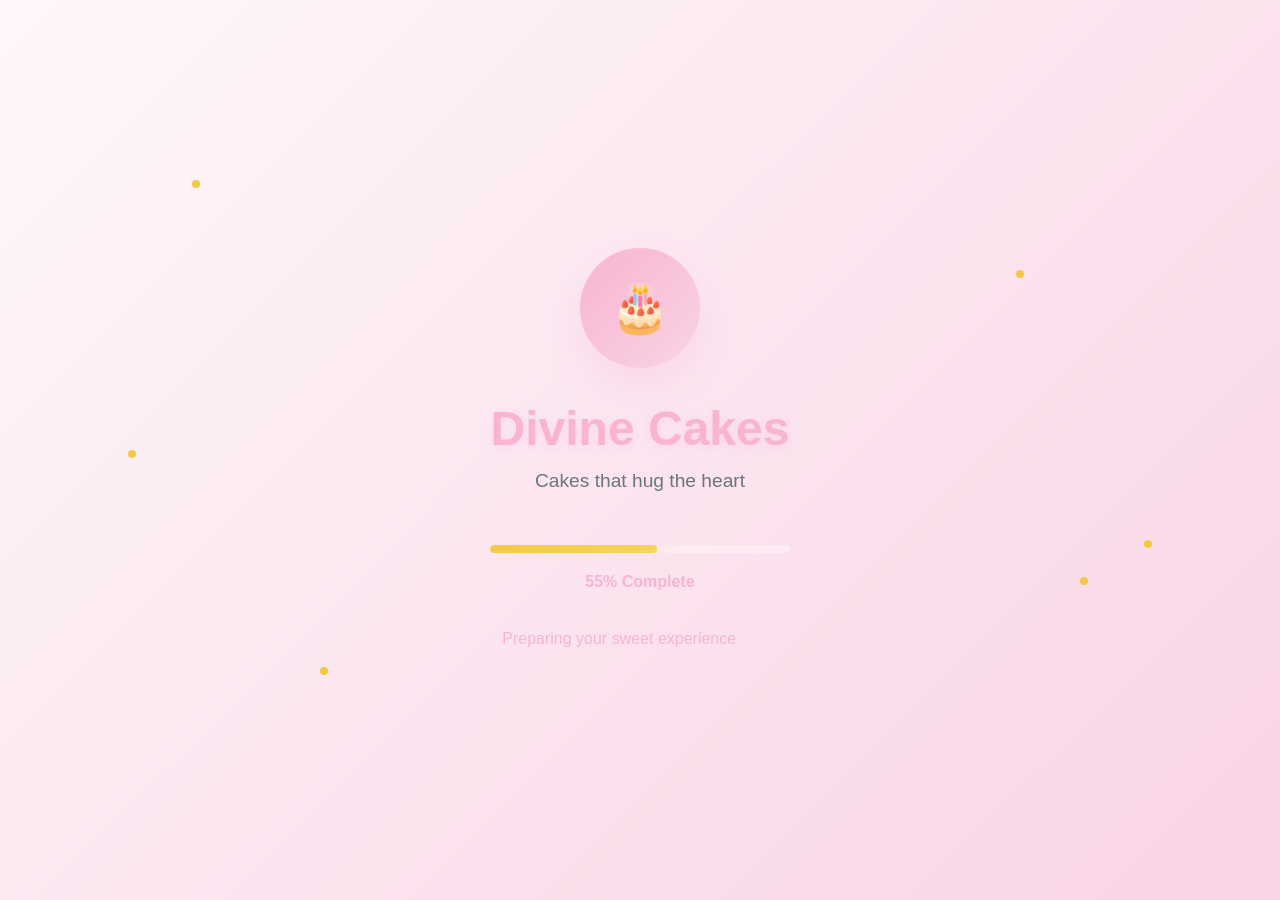
<file: index.html>
<!DOCTYPE html>
<html lang="en">
<head>
    <meta charset="UTF-8">
    <meta name="viewport" content="width=device-width, initial-scale=1.0">
    <title>Divine Cakes </title>
    <meta name="description" content="Divine Cakes offers artisan cakes, custom designs, and professional baking classes. Crafting sweet memories with expert techniques and premium ingredients.">
    
    <!-- Bootstrap CSS -->
    <link href="https://cdn.jsdelivr.net/npm/bootstrap@5.3.2/dist/css/bootstrap.min.css" rel="stylesheet">
    <!-- Font Awesome -->
    <link rel="stylesheet" href="https://cdnjs.cloudflare.com/ajax/libs/font-awesome/6.4.0/css/all.min.css">
    <!-- Custom CSS -->
    <link rel="stylesheet" href="assets/css/custom.css">
</head>
<body>
    <!-- Loading Screen -->
    <div id="loadingScreen" class="loading-screen">
        <div class="loading-content">
            <div class="cake-icon">
                <div class="cake-wrapper">
                    <span>🎂</span>
                </div>
            </div>
            <h1 class="brand-name">Divine Cakes</h1>
            <p class="brand-tagline"> Cakes that hug the heart </p>
            <div class="progress-container">
                <div class="progress">
                    <div class="progress-bar" id="loadingProgress"></div>
                </div>
                <div class="progress-text">
                    <span id="progressPercent">0</span>% Complete
                </div>
            </div>
            <div class="loading-text">
                <span>Preparing your sweet experience</span>
                <div class="dots">
                    <div class="dot"></div>
                    <div class="dot"></div>
                    <div class="dot"></div>
                </div>
            </div>
        </div>
        <div class="sparkles">
            <div class="sparkle"></div>
            <div class="sparkle"></div>
            <div class="sparkle"></div>
            <div class="sparkle"></div>
            <div class="sparkle"></div>
            <div class="sparkle"></div>
        </div>
    </div>

    <!-- Main Content -->
    <div id="mainContent" class="main-content" style="display: none;">
        <!-- Header -->
        <header class="navbar navbar-expand-lg fixed-top glass-nav">
            <div class="container">
                <a class="navbar-brand" href="#home">
                    <span class="brand-icon">🎂</span>
                    <span class="brand-text">Divine Cakes</span>
                </a>
                <button class="navbar-toggler" type="button" data-bs-toggle="collapse" data-bs-target="#navbarNav">
                    <span class="navbar-toggler-icon"></span>
                </button>
                <div class="collapse navbar-collapse" id="navbarNav">
                    <ul class="navbar-nav ms-auto">
                        <li class="nav-item">
                            <a class="nav-link" href="#home">Home</a>
                        </li>
                        <li class="nav-item">
                            <a class="nav-link" href="#about">About</a>
                        </li>
                        <li class="nav-item">
                            <a class="nav-link" href="#services">Services</a>
                        </li>
                        <li class="nav-item">
                            <a class="nav-link" href="tutorials.html">Classes</a>
                        </li>
                        <li class="nav-item">
                            <a class="nav-link" href="booking.html">Orders</a>
                        </li>
                    </ul>
                </div>
            </div>
        </header>

        <!-- Hero Section -->
        <section id="home" class="hero-section">
            <div class="hero-background"></div>
            <div class="container">
                <div class="row align-items-center min-vh-100">
                    <div class="col-lg-6">
                        <div class="hero-content">
                            <h1 class="hero-title">
                                Welcome to<br>
                                <span class="gradient-text">Divine Cakes</span>
                            </h1>
                            <p class="hero-subtitle">
                                Where every cake tells a story and every bite creates a memory. 
                                Our artisan bakers craft exquisite cakes with passion and precision.
                            </p>
                            <div class="hero-buttons">
                                <a href="#services" class="btn btn-primary btn-lg me-3">Explore Our Cakes</a>
                                <a href="tutorials.html" class="btn btn-outline-primary btn-lg">Join Our Classes</a>
                            </div>
                        </div>
                    </div>
                    <div class="col-lg-6">
                        <div class="hero-image">
                            <img src="cakeimg/logo.jpg" alt="Beautiful artisan cakes" class="img-fluid floating-image"> 
                        </div>
                    </div>
                </div>
            </div>
        </section>

        <!-- About Section -->
        <section id="about" class="about-section py-5">
            <div class="container">
                <div class="row">
                    <div class="col-lg-12 text-center mb-5">
                        <h2 class="section-title">About Divine Cakes</h2>
                        <p class="section-subtitle">Crafting sweet memories since 1999</p>
                    </div>
                </div>
                <div class="row align-items-center">
                    <div class="col-lg-6 mb-4">
                        <div class="about-content">
                            <h3 class="mb-4">Our Sweet Story</h3>
                            <p class="mb-3">
                                Hi there!
                            </p>
                            <p class="mb-3">
                            We’re a family-run, home-based cake shop where baking is more than just a hobby — it’s our passion and way of spreading joy. Our story began back in the 1990s, when cakes weren’t as common as they are now. Back then, we struggled a lot, experimenting in our own kitchen, learning as we went, and slowly building a name for ourselves by sharing homemade cakes made with care and love.
                            </p>
                            <p class="mb-3">
                            Fast forward to today, and we’re proud to say that we’ve grown into a beloved local bakery, known for our delicious cakes and friendly service. But no matter how much we’ve expanded, our core values remain the same — quality, creativity, and a personal touch in everything we do.
                            </p>
                            <p class="mb-3">
                            Our mission has always been simple — to bring a variety of tasty, homemade cakes to people, and to share the joy of baking with others. That’s why, along with making cakes, we offer home-based baking tutorials. These are designed for anyone who wants to learn, whether you’re a total beginner or just looking for simple, helpful tips.
                            </p>
                            <p class="mb-3">
                                Everything we do comes straight from our kitchen, with patience, care, and a desire to make baking easy, fun, and accessible for everyone. We believe that with a little love and guidance, anyone can bake happiness at home.
                            </p>
                            <p class="mb-4">
                                Come, join us in this sweet adventure!
                            </p>
                            <div class="stats-grid">
                                <div class="stat-item">
                                    <h4>500+</h4>
                                    <p>Happy Customers</p>
                                </div>
                                <div class="stat-item">
                                    <h4>30+</h4>
                                    <p>Years Experience</p>
                                </div>
                                <div class="stat-item">
                                    <h4>30+</h4>
                                    <p>Cake Varieties</p>
                                </div>
                            </div>
                        </div>
                    </div>
                    <div class="col-lg-6">
                        <div class="about-images">
                            <img src="cakeimg\about_us.png" alt="Wedding cake creation" class="img-fluid rounded shadow-lg">
                        </div>
                    </div>
                </div>
            </div>
        </section>

        <!-- Services Section -->
        <section id="services" class="services-section py-5">
            <div class="container">
                <div class="row">
                    <div class="col-lg-12 text-center mb-5">
                        <h2 class="section-title">Our Services</h2>
                        <p class="section-subtitle">From custom cakes to baking classes</p>
                    </div>
                </div>
                <div class="row">
                    <div class="col-lg-4 col-md-6 mb-4">
                        <div class="service-card glass-card">
                            <div class="service-icon">
                                <i class="fas fa-birthday-cake"></i>
                            </div>
                            <h4>Custom Cakes</h4>
                            <p>Personalized cakes for birthdays, anniversaries, and special celebrations. Each cake is uniquely designed to match your vision.</p>
                            <a href="booking.html" class="btn btn-outline-primary">Order Now</a>
                        </div>
                    </div>
                    <div class="col-lg-4 col-md-6 mb-4">
                        <div class="service-card glass-card">
                            <div class="service-icon">
                                <i class="fas fa-heart"></i>
                            </div>
                            <h4>Wedding Cakes</h4>
                            <p>Elegant multi-tier wedding cakes that serve as the centerpiece of your special day. Crafted with love and attention to detail.</p>
                            <a href="wedding.html" class="btn btn-outline-primary">Order Now</a>
                        </div>
                    </div>
                    <div class="col-lg-4 col-md-6 mb-4">
                        <div class="service-card glass-card">
                            <div class="service-icon">
                                <i class="fas fa-graduation-cap"></i>
                            </div>
                            <h4>Baking Classes</h4>
                            <p>Learn the art of baking from our expert chefs. From beginner basics to advanced techniques for aspiring bakers.</p>
                            <a href="tutorials.html" class="btn btn-outline-primary">Enroll Now</a>
                        </div>
                    </div>
                </div>
            </div>
        </section>

        <!-- Feedback Section -->
        <section id="feedback" class="feedback-section py-5">
            <div class="container">
                <div class="row">
                    <div class="col-lg-12 text-center mb-5">
                        <h2 class="section-title">What Our Customers Say</h2>
                        <p class="section-subtitle">Real testimonials from our happy customers</p>
                    </div>
                </div>
                <div class="row">
                    <div class="col-lg-12">
                        <div id="feedbackCarousel" class="carousel slide" data-bs-ride="carousel">
                            <div class="carousel-inner">
                                <div class="carousel-item active">
                                    <div class="feedback-card glass-card text-center">
                                        <div class="stars">
                                            <i class="fas fa-star"></i>
                                            <i class="fas fa-star"></i>
                                            <i class="fas fa-star"></i>
                                            <i class="fas fa-star"></i>
                                            <i class="fas fa-star"></i>
                                        </div>
                                        <p>"Absolutely incredible! The wedding cake exceeded all our expectations. Every guest complimented the beautiful design and amazing taste."</p>
                                        <div class="customer-info">
                                            <h5>Prerna Kumbhar</h5>
                                            <span>Wedding Client</span>
                                        </div>
                                    </div>
                                </div>
                                <div class="carousel-item">
                                    <div class="feedback-card glass-card text-center">
                                        <div class="stars">
                                            <i class="fas fa-star"></i>
                                            <i class="fas fa-star"></i>
                                            <i class="fas fa-star"></i>
                                            <i class="fas fa-star"></i>
                                            <i class="fas fa-star"></i>
                                        </div>
                                        <p>"The baking classes are fantastic! I've learned a great deal and can now bake professional-quality cakes at home. Highly recommended!"</p>
                                        <div class="customer-info">
                                            <h5>Jhanavi Yadav</h5>
                                            <span>Baking Student</span>
                                        </div>
                                    </div>
                                </div>
                                <div class="carousel-item">
                                    <div class="feedback-card glass-card text-center">
                                        <div class="stars">
                                            <i class="fas fa-star"></i>
                                            <i class="fas fa-star"></i>
                                            <i class="fas fa-star"></i>
                                            <i class="fas fa-star"></i>
                                            <i class="fas fa-star"></i>
                                        </div>
                                        <p>"Best custom birthday cake ever! My daughter was thrilled with her unicorn cake. The attention to detail is remarkable."</p>
                                        <div class="customer-info">
                                            <h5>Utkarsh</h5>
                                            <span>Birthday Party</span>
                                        </div>
                                    </div>
                                </div>
                            </div>
                            <button class="carousel-control-prev" type="button" data-bs-target="#feedbackCarousel" data-bs-slide="prev">
                                <span class="carousel-control-prev-icon"></span>
                            </button>
                            <button class="carousel-control-next" type="button" data-bs-target="#feedbackCarousel" data-bs-slide="next">
                                <span class="carousel-control-next-icon"></span>
            </button>
                        </div>
                    </div>
                </div>
            </div>
        </section>
<!-- Contact & Feedback Form Section -->
        <section id="contact" class="contact-section py-5">
            <div class="container">
                <div class="row">
                    <div class="col-lg-12 text-center mb-5">
                        <h2 class="section-title">Get In Touch</h2>
                        <p class="section-subtitle">We'd love to hear from you! Please send us a message or share your feedback.</p>
                    </div>
                </div>
                <div class="row justify-content-center">
                    <div class="col-lg-8">
                        <div class="contact-form-container glass-card p-4">
                            <form id="contactForm" class="contact-form">
                                <div class="row">
                                    <div class="col-md-6 mb-3">
                                        <label for="contactName" class="form-label">Full Name *</label>
                                        <input type="text" class="form-control" id="contactName" required>
                                        <div class="invalid-feedback">Please provide your name.</div>
                                    </div>
                                    <div class="col-md-6 mb-3">
                                        <label for="contactEmail" class="form-label">Email Address *</label>
                                        <input type="email" class="form-control" id="contactEmail" required>
                                        <div class="invalid-feedback">Please provide a valid email.</div>
                                    </div>
                                </div>
                                <div class="row">
                                    <div class="col-md-6 mb-3">
                                        <label for="contactPhone" class="form-label">Phone Number</label>
                                        <input type="tel" class="form-control" id="contactPhone">
                                    </div>
                                    <div class="col-md-6 mb-3">
                                        <label for="contactSubject" class="form-label">Subject *</label>
                                        <select class="form-select" id="contactSubject" required>
                                            <option value="">Choose a subject...</option>
                                            <option value="general">General Inquiry</option>
                                            <option value="order">Order Question</option>
                                            <option value="classes">Baking Classes</option>
                                            <option value="feedback">Feedback</option>
                                            <option value="complaint">Complaint</option>
                                        </select>
                                        <div class="invalid-feedback">Please select a subject.</div>
                                    </div>
                                </div>
                                <div class="mb-3">
                                    <label for="contactMessage" class="form-label">Message *</label>
                                    <textarea class="form-control" id="contactMessage" rows="5" required placeholder="Tell us more about your inquiry..."></textarea>
                                    <div class="invalid-feedback">Please provide a message.</div>
                                </div>
                                <div class="mb-3">
                                    <div class="form-check">
                                        <input class="form-check-input" type="checkbox" id="contactConsent" required>
                                        <label class="form-check-label" for="contactConsent">
                                            I consent to being contacted by Divine cakes regarding my inquiry. *
                                        </label>
                                        <div class="invalid-feedback">Please agree to our contact terms.</div>
                                    </div>
                                </div>
                                <div class="text-center">
                                    <button type="submit" class="btn btn-primary btn-lg px-5">
                                        <i class="fas fa-paper-plane me-2"></i>
                                        Send Message
                                    </button>
                                </div>
                            </form>
                        </div>
                    </div>
                </div>
            </div>
        </section>
 <!-- Success Pop-up Modal -->
        <div class="modal fade" id="successModal" tabindex="-1" aria-labelledby="successModalLabel" aria-hidden="true">
            <div class="modal-dialog modal-dialog-centered">
                <div class="modal-content glass-card border-0">
                    <div class="modal-body text-center p-5">
                        <div class="success-icon mb-4">
                            <i class="fas fa-check-circle"></i>
                        </div>
                        <h3 class="mb-3">Thank You!</h3>
                        <p class="mb-4">Your message has been sent successfully! We really appreciate you taking the time to reach out to us.</p>
                        <p class="text-muted mb-4">We'll get back to you within 24 hours with a response to your inquiry.</p>
                        <button type="button" class="btn btn-primary" data-bs-dismiss="modal">
                            <i class="fas fa-heart me-2"></i>Awesome!
                        </button>
                    </div>
                </div>
            </div>
        </div>

        <!-- Footer -->
        <footer class="footer py-5">
            <div class="container">
                <div class="row">
                    <div class="col-lg-4 col-md-6 mb-4">
                        <div class="footer-section">
                            <h5 class="footer-title">
                                <span class="brand-icon">🎂</span>
                                Divine Cakes
                            </h5>
                            <p>Crafting sweet memories with artisan cakes and professional baking classes since 1999.</p>
                            <div class="social-links">
                                <a href="#" class="social-link"><i class="fab fa-facebook"></i></a>
                                <a href="https://www.instagram.com/pratibha_divinecakes?utm_source=qr&igsh=MTYwNDN6cTF1bjdnOA==" class="social-link"><i class="fab fa-instagram"></i></a>
                                <a href="#" class="social-link"><i class="fab fa-twitter"></i></a>
                            </div>
                        </div>
                    </div>
                    <div class="col-lg-2 col-md-6 mb-4">
                        <div class="footer-section">
                            <h6 class="footer-title">Quick Links</h6>
                            <ul class="footer-links">
                                <li><a href="#home">Home</a></li>
                                <li><a href="#about">About</a></li>
                                <li><a href="#services">Services</a></li>
                                <li><a href="tutorials.html">Classes</a></li>
                                <li><a href="booking.html">Orders</a></li>
                            </ul>
                        </div>
                    </div>
                    <div class="col-lg-3 col-md-6 mb-4">
                        <div class="footer-section">
                            <h6 class="footer-title">Contact Info</h6>
                            <ul class="contact-info">
                                <li>
                                    <i class="fas fa-map-marker-alt"></i>
                                    <span> Pearl enclave, Vrindavan Soc, lane no. 2, Yashwantnagar, Kharadi road </span>
                                </li>
                                <li>
                                    <i class="fas fa-phone"></i>
                                    <span> 8830247948 </span>
                                </li>
                                <li>
                                    <i class="fas fa-envelope"></i>
                                    <span>divinecake@gmail.com</span>
                                </li>
                            </ul>
                        </div>
                    </div>
                    <div class="col-lg-3 col-md-6 mb-4">
                        <div class="footer-section">
                            <h6 class="footer-title">Opening Hours</h6>
                            <ul class="opening-hours">
                                <li>Monday - Friday: 9:00 AM - 8:00 PM</li>
                                <li>Saturday: 9:00 AM - 9:00 PM</li>
                                <li>Sunday: 10:00 AM - 6:00 PM</li>
                            </ul>
                        </div>
                    </div>
                </div>
                <hr class="footer-divider">
                <div class="row">
                    <div class="col-12 text-center">
                        <p class="copyright">© 2025 Divine Cakes. All rights reserved.</p>
                    </div>
                </div>
            </div>
        </footer>
    </div>

    <!-- jQuery -->
    <script src="https://code.jquery.com/jquery-3.7.1.min.js"></script>
    <!-- Bootstrap JS -->
    <script src="https://cdn.jsdelivr.net/npm/bootstrap@5.3.2/dist/js/bootstrap.bundle.min.js"></script>
    <!-- Custom JS -->
    <script src="assets/js/main.js"></script>
    <script src="assets/js/components.js"></script>
</body>
</html>
</file>
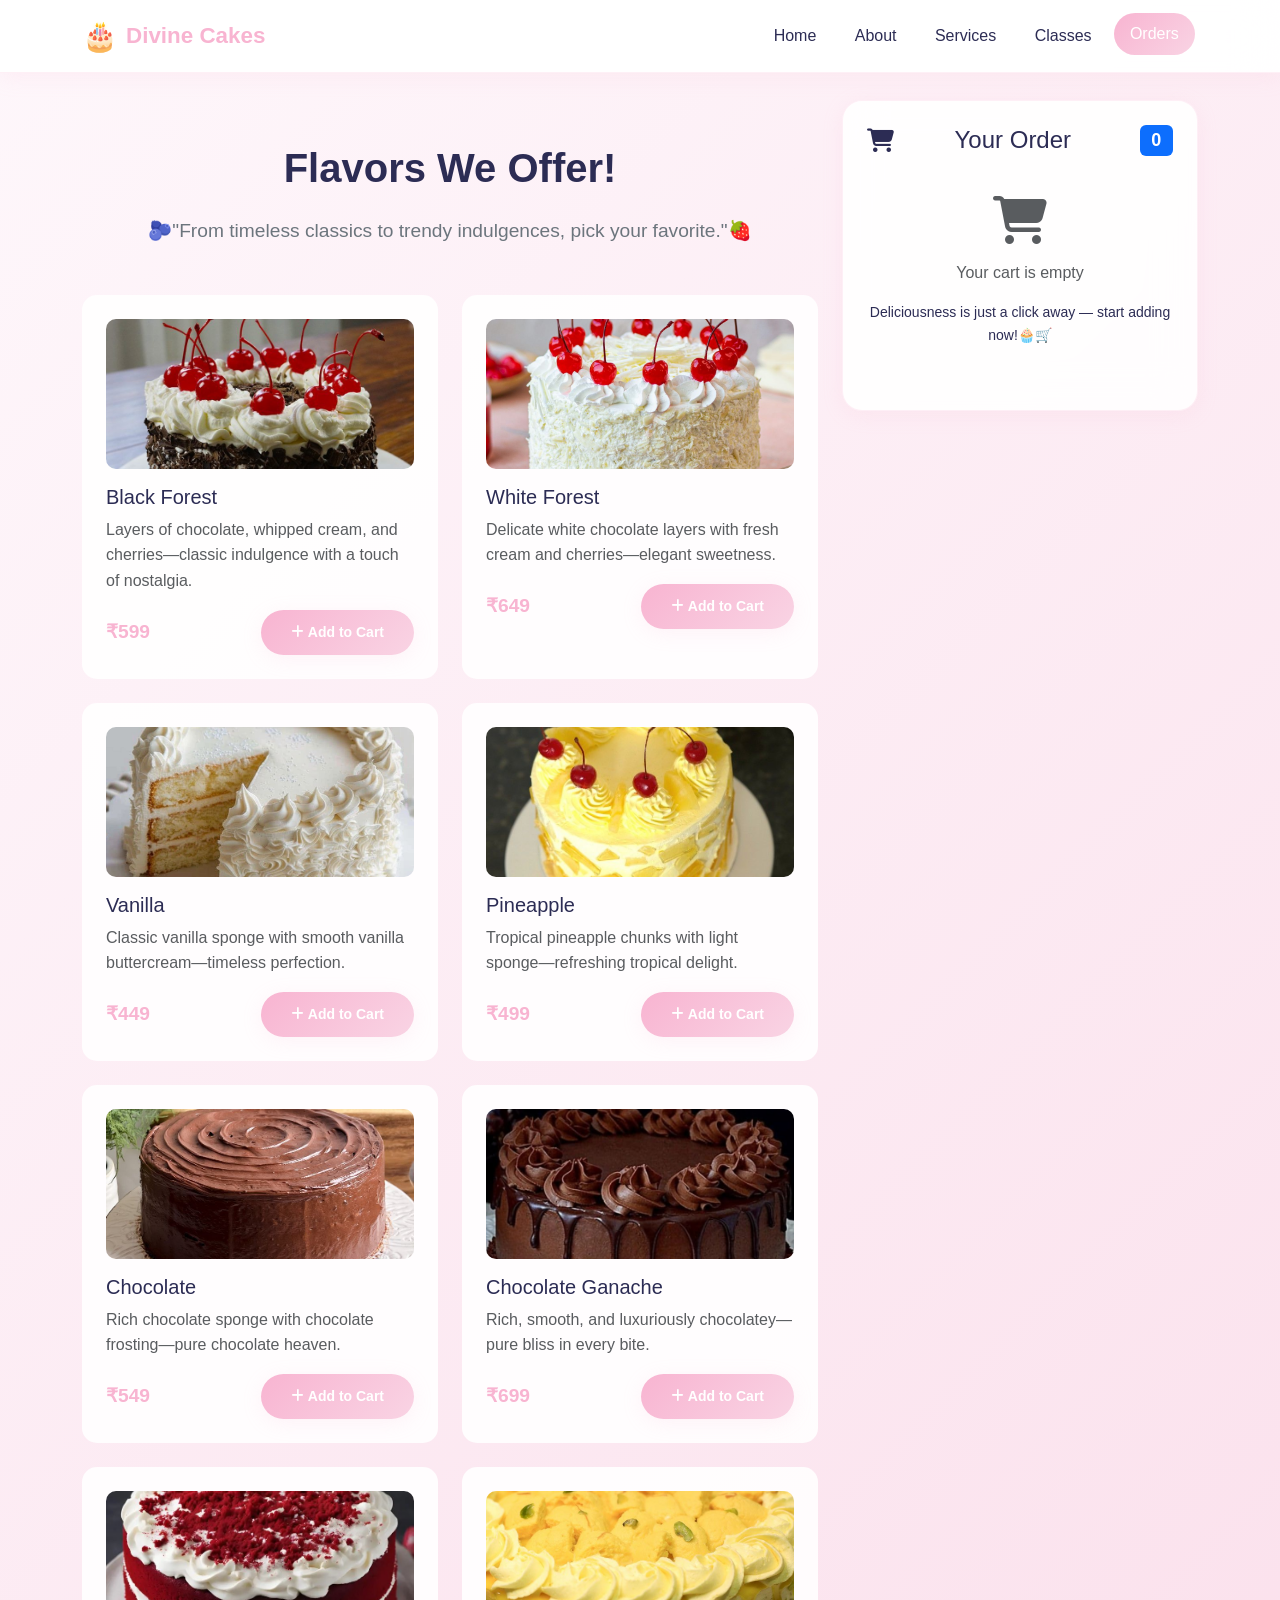
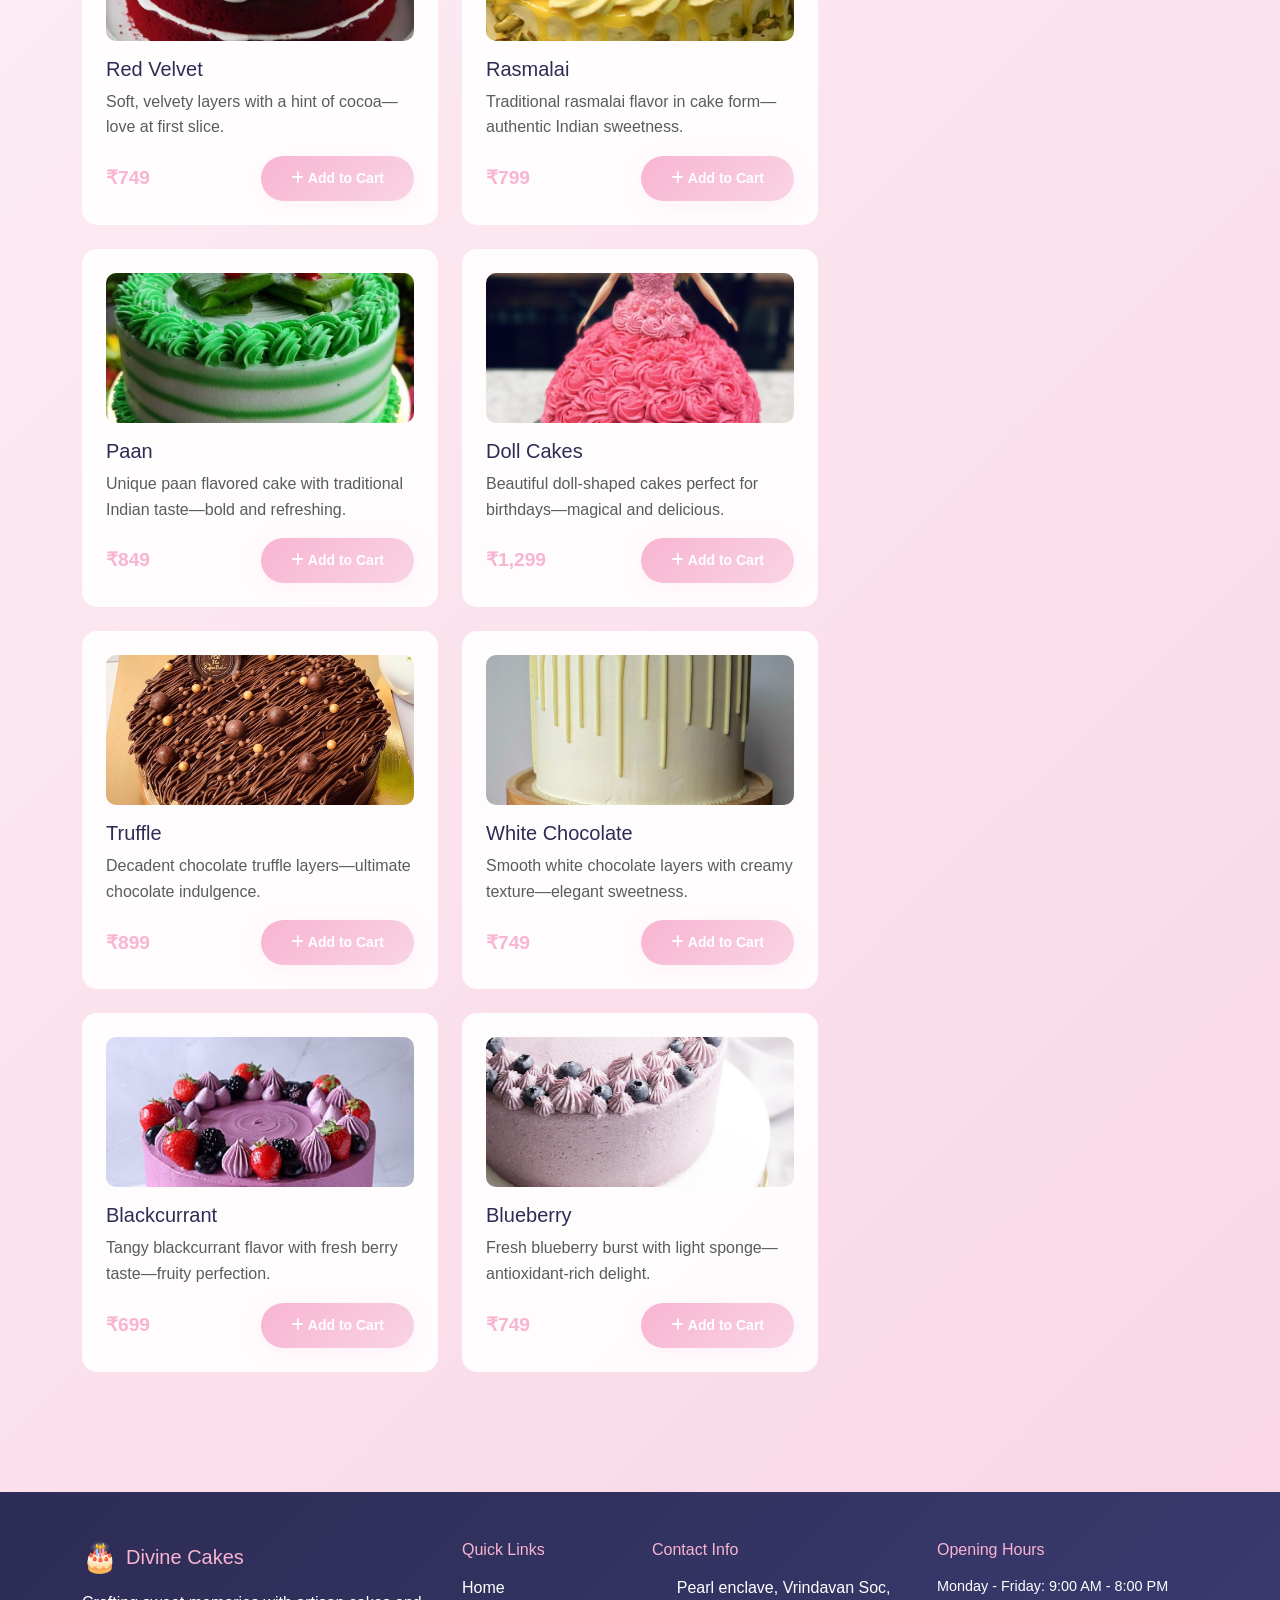
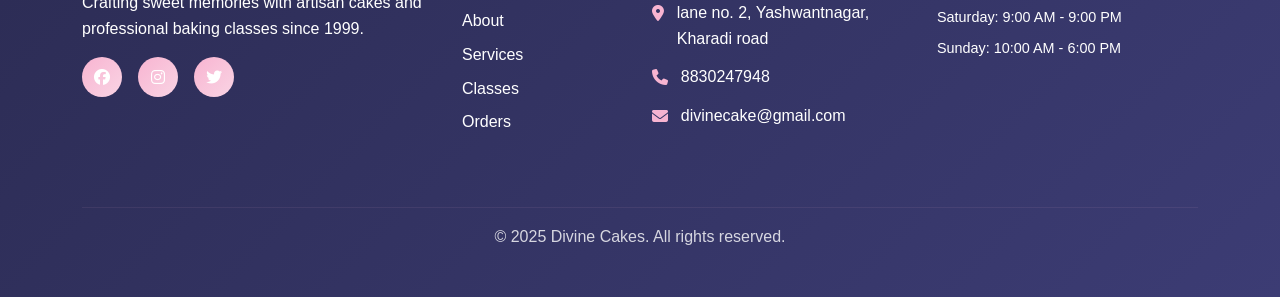
<file: booking.html>
<!DOCTYPE html>
<html lang="en">
<head>
  <meta charset="UTF-8">
  <meta name="viewport" content="width=device-width, initial-scale=1.0">
   <!-- Bootstrap CSS -->
    <link href="https://cdn.jsdelivr.net/npm/bootstrap@5.3.2/dist/css/bootstrap.min.css" rel="stylesheet">
    <!-- Font Awesome -->
    <link rel="stylesheet" href="https://cdnjs.cloudflare.com/ajax/libs/font-awesome/6.4.0/css/all.min.css">
    <!-- Custom CSS -->
    <link rel="stylesheet" href="assets/css/custom.css">
  <title>Divine Cakes - Book Now</title>
  <link rel="stylesheet" href="assets/css/custom.css">
  <link rel="stylesheet2" href="assets/orders.css">
</head>
<body>
  <!-- Header -->
    <header class="navbar navbar-expand-lg fixed-top glass-nav">
        <div class="container">
            <a class="navbar-brand" href="index.html">
                <span class="brand-icon">🎂</span>
                <span class="brand-text">Divine Cakes</span>
            </a>
            <button class="navbar-toggler" type="button" data-bs-toggle="collapse" data-bs-target="#navbarNav">
                <span class="navbar-toggler-icon"></span>
            </button>
            <div class="collapse navbar-collapse" id="navbarNav">
                <ul class="navbar-nav ms-auto">
                    <li class="nav-item">
                        <a class="nav-link" href="index.html">Home</a>
                    </li>
                    <li class="nav-item">
                        <a class="nav-link" href="index.html#about">About</a>
                    </li>
                    <li class="nav-item">
                        <a class="nav-link" href="index.html#services">Services</a>
                    </li>
                    <li class="nav-item">
                        <a class="nav-link" href="tutorials.html">Classes</a>
                    </li>
                    <li class="nav-item">
                        <a class="nav-link active" href="booking.html">Orders</a>
                    </li>
                </ul>
            </div>
        </div>
    </header>

 <!-- Flavors Section -->
<section class="orders-content py-5" id="flavors">
  <div class="container">
    <div class="row">
      <div class="col-lg-8">
        <!-- Cake Menu -->
        <div class="cake-menu mb-5">
          <h3 class="section-title mb-4">Flavors We Offer!</h3>
          <p class="section-subtitle">🫐"From timeless classics to trendy indulgences, pick your favorite."🍓</p>
          <div class="row" id="cakeGrid">
            <!-- Cakes will be dynamically loaded here by JavaScript -->
          </div>
        </div>
      </div>
      
      <div class="col-lg-4">
        <!-- Shopping Cart -->
        <div class="cart-section glass-card sticky-top">
          <h4 class="cart-title">
            <i class="fas fa-shopping-cart"></i>
            Your Order
            <span class="badge bg-primary ms-2" id="cartCount">0</span>
          </h4>
         <div id="cartItems">
            <div class="empty-cart text-center py-4">
               <i class="fas fa-shopping-cart fa-3x text-muted mb-3"></i>
                <p class="text-muted">Your cart is empty</p>
                <p class="small">Deliciousness is just a click away — start adding now!🧁🛒</p>
             </div>
          </div>
          <div class="cart-total" id="cartTotal" style="display: none;">
            <div class="total-row">
               <span>Subtotal:</span>
               <span id="subtotal">Rs 0.00</span>
             </div>
             <div class="total-row">
                <span>Tax (8.5%):</span>
                <span id="tax">Rs 0.00</span>
              </div>
            <div class="total-row total-final">
                                <strong>
                                    <span>Total:</span>
                                    <span id="finalTotal">Rs 0.00</span>
                                </strong>
             </div>
              <button class="btn btn-primary w-100 mt-3" id="checkoutBtn">Proceed to Checkout</button>
          </div>
        </div>
       </div>
      </div>
    </section>

    <!-- Checkout Modal -->
    <div class="modal fade" id="checkoutModal" tabindex="-1">
        <div class="modal-dialog modal-lg">
            <div class="modal-content">
                <div class="modal-header">
                    <h5 class="modal-title">Checkout</h5>
                    <button type="button" class="btn-close" data-bs-dismiss="modal"></button>
                </div>
                <div class="modal-body">
                    <form id="checkoutForm">
                        <div class="row">
                            <div class="col-md-6">
                                <h6 class="mb-3">Customer Information</h6>
                                <div class="mb-3">
                                    <label class="form-label">Full Name *</label>
                                    <input type="text" class="form-control" id="customerName" required>
                                </div>
                                <div class="mb-3">
                                    <label class="form-label">Email Address *</label>
                                    <input type="email" class="form-control" id="customerEmail" required>
                                </div>
                                <div class="mb-3">
                                    <label class="form-label">Phone Number *</label>
                                    <input type="tel" class="form-control" id="customerPhone" required>
                                </div>
                            </div>
                            <div class="col-md-6">
                                <h6 class="mb-3">Order Details</h6>
                                <div class="mb-3">
                                    <label class="form-label">Order Type *</label>
                                    <select class="form-select" id="orderType" required>
                                        <option value="">Select order type</option>
                                        <option value="pickup">Pickup</option>
                                        <option value="delivery">Delivery</option>
                                    </select>
                                </div>
                                <div class="mb-3">
                                    <label class="form-label">Preferred Date *</label>
                                    <input type="date" class="form-control" id="preferredDate" required>
                                </div>
                                <div class="mb-3">
                                    <label class="form-label">Special Instructions</label>
                                    <textarea class="form-control" id="specialInstructions" rows="3"></textarea>
                                </div>
                            </div>
                        </div>
                        <div class="delivery-address" id="deliveryAddress" style="display: none;">
                            <h6 class="mb-3">Delivery Address</h6>
                            <div class="row">
                                <div class="col-12 mb-3">
                                    <label class="form-label">Street Address *</label>
                                    <input type="text" class="form-control" id="streetAddress">
                                </div>
                                <div class="col-md-6 mb-3">
                                    <label class="form-label">City *</label>
                                    <input type="text" class="form-control" id="city">
                                </div>
                                <div class="col-md-3 mb-3">
                                    <label class="form-label">State *</label>
                                    <input type="text" class="form-control" id="state">
                                </div>
                                <div class="col-md-3 mb-3">
                                    <label class="form-label">ZIP Code *</label>
                                    <input type="text" class="form-control" id="zipCode">
                                </div>
                            </div>
                        </div>
                    </form>
                </div>
                <div class="modal-footer">
                    <div class="me-auto">
                        <strong>Total: <span id="modalTotal">Rs 0.00</span></strong>
                    </div>
                    <button type="button" class="btn btn-secondary" data-bs-dismiss="modal">Cancel</button>
                    <button type="button" class="btn btn-primary" id="submitOrder">Place Order</button>
                </div>
            </div>
        </div>
    </div>

  
  <!-- Footer -->
        <footer class="footer py-5">
            <div class="container">
                <div class="row">
                    <div class="col-lg-4 col-md-6 mb-4">
                        <div class="footer-section">
                            <h5 class="footer-title">
                                <span class="brand-icon">🎂</span>
                                Divine Cakes
                            </h5>
                            <p>Crafting sweet memories with artisan cakes and professional baking classes since 1999.</p>
                            <div class="social-links">
                                <a href="#" class="social-link"><i class="fab fa-facebook"></i></a>
                                <a href="https://www.instagram.com/pratibha_divinecakes?utm_source=qr&igsh=MTYwNDN6cTF1bjdnOA==" class="social-link"><i class="fab fa-instagram"></i></a>
                                <a href="#" class="social-link"><i class="fab fa-twitter"></i></a>
                            </div>
                        </div>
                    </div>
                    <div class="col-lg-2 col-md-6 mb-4">
                        <div class="footer-section">
                            <h6 class="footer-title">Quick Links</h6>
                            <ul class="footer-links">
                                <li><a href="#home">Home</a></li>
                                <li><a href="#about">About</a></li>
                                <li><a href="#services">Services</a></li>
                                <li><a href="classes.html">Classes</a></li>
                                <li><a href="orders.html">Orders</a></li>
                            </ul>
                        </div>
                    </div>
                    <div class="col-lg-3 col-md-6 mb-4">
                        <div class="footer-section">
                            <h6 class="footer-title">Contact Info</h6>
                            <ul class="contact-info">
                                <li>
                                    <i class="fas fa-map-marker-alt"></i>
                                    <span> Pearl enclave, Vrindavan Soc, lane no. 2, Yashwantnagar, Kharadi road </span>
                                </li>
                                <li>
                                    <i class="fas fa-phone"></i>
                                    <span> 8830247948 </span>
                                </li>
                                <li>
                                    <i class="fas fa-envelope"></i>
                                    <span>divinecake@gmail.com</span>
                                </li>
                            </ul>
                        </div>
                    </div>
                    <div class="col-lg-3 col-md-6 mb-4">
                        <div class="footer-section">
                            <h6 class="footer-title">Opening Hours</h6>
                            <ul class="opening-hours">
                                <li>Monday - Friday: 9:00 AM - 8:00 PM</li>
                                <li>Saturday: 9:00 AM - 9:00 PM</li>
                                <li>Sunday: 10:00 AM - 6:00 PM</li>
                            </ul>
                        </div>
                    </div>
                </div>
                <hr class="footer-divider">
                <div class="row">
                    <div class="col-12 text-center">
                        <p class="copyright">© 2025 Divine Cakes. All rights reserved.</p>
                    </div>
                </div>
            </div>
        </footer>
    </div>
    <!-- jQuery -->
    <script src="https://code.jquery.com/jquery-3.7.1.min.js"></script>
    <!-- Bootstrap JS -->
    <script src="https://cdn.jsdelivr.net/npm/bootstrap@5.3.2/dist/js/bootstrap.bundle.min.js"></script>
    <!-- Custom JS -->
    <script src="assets/js/main.js"></script>
    <script src="assets/js/components.js"></script>

  </body>
</html>
</file>
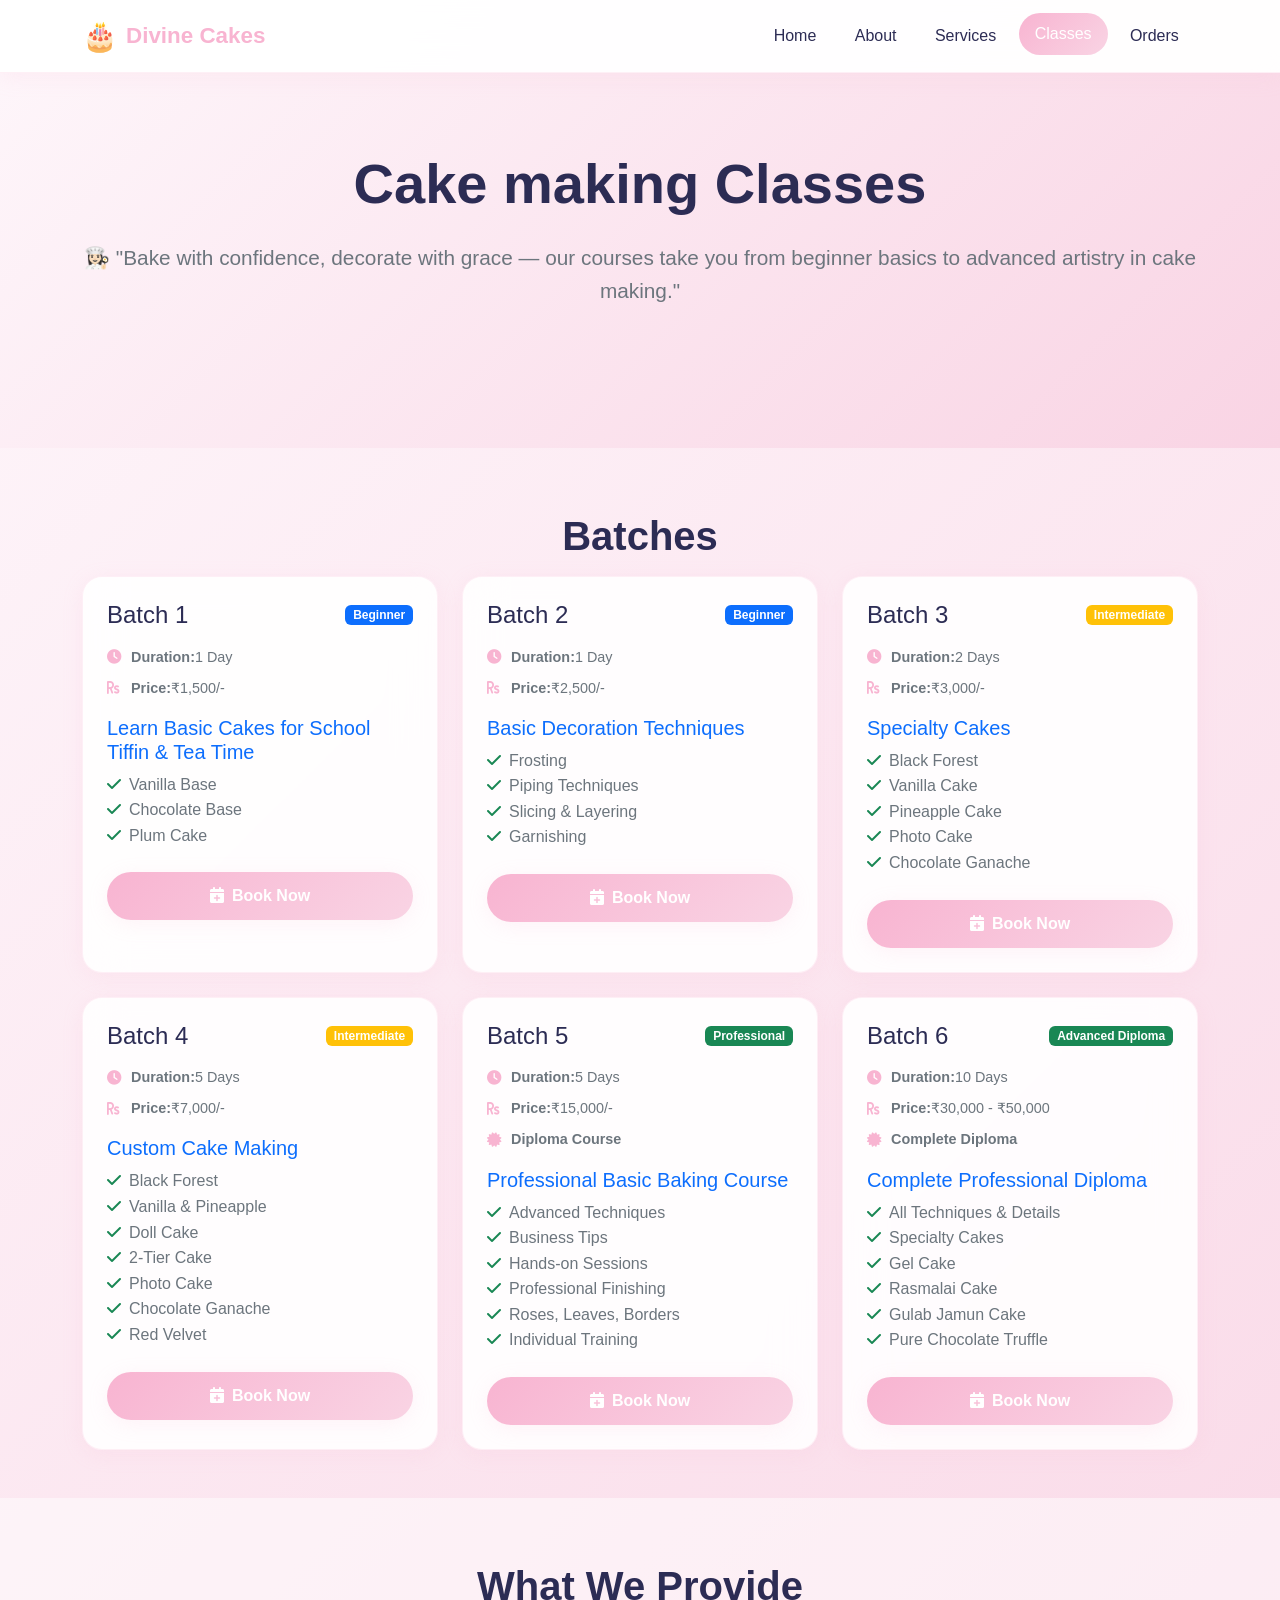
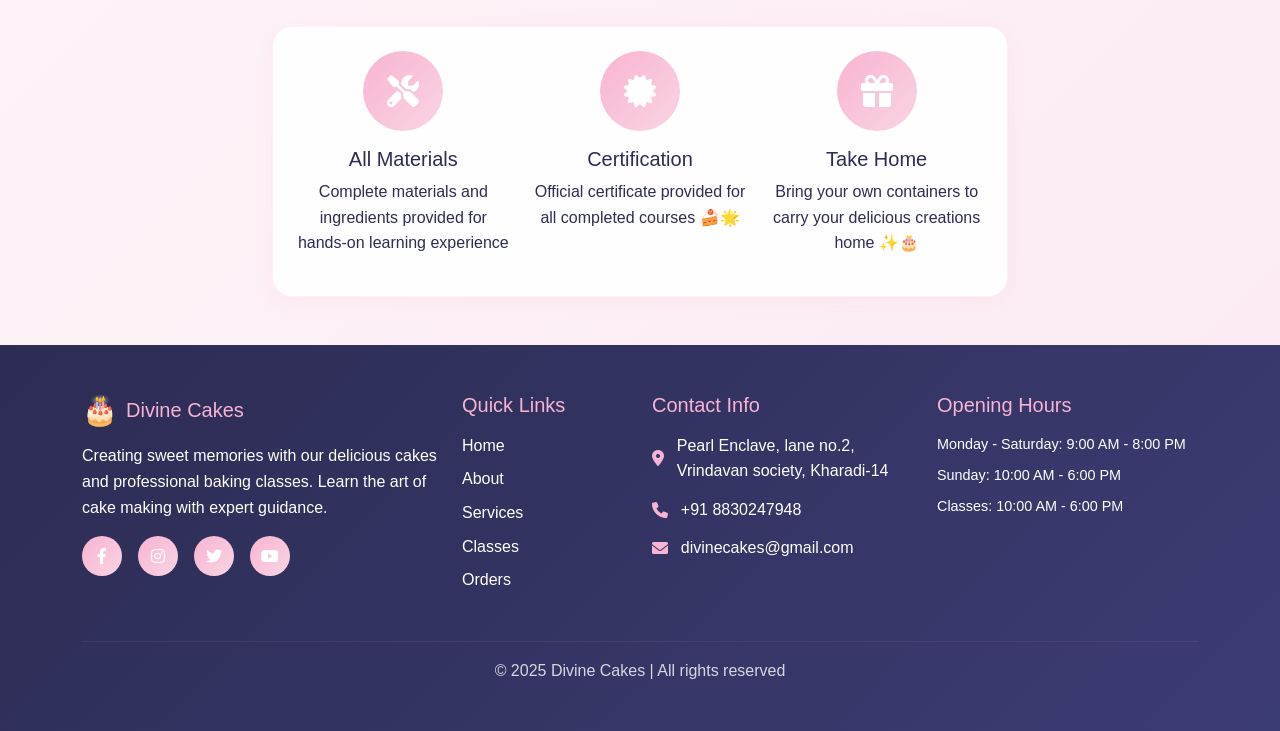
<file: tutorials.html>
<!DOCTYPE html>
<html lang="en">
<head>
    <meta charset="UTF-8">
    <meta name="viewport" content="width=device-width, initial-scale=1.0">
    <title>Divine Cakes - Cake Making Classes</title>
    <meta name="description" content=" Learn professional cake making with Divine Cakes. From basic techniques to advanced diploma courses. Expert instructors, hands-on sessions, and certification provided.">
    
    <!-- Bootstrap CSS -->
    <link href="https://cdn.jsdelivr.net/npm/bootstrap@5.3.0/dist/css/bootstrap.min.css" rel="stylesheet">
    
    <!-- Font Awesome -->
    <link rel="stylesheet" href="https://cdnjs.cloudflare.com/ajax/libs/font-awesome/6.0.0/css/all.min.css">
    
    <!-- Custom CSS -->
    <link rel="stylesheet" href="assets/css/custom.css">
</head>

<body>
    <!-- Navigation -->
    <nav class="navbar navbar-expand-lg glass-nav fixed-top">
        <div class="container">
            <a class="navbar-brand" href="index.html">
                <span class="brand-icon">🎂</span>
                <span class="brand-text">Divine Cakes</span>
            </a>
            
            <button class="navbar-toggler" type="button" data-bs-toggle="collapse" data-bs-target="#navbarNav">
                <span class="navbar-toggler-icon"></span>
            </button>
            <div class="collapse navbar-collapse" id="navbarNav">
                <ul class="navbar-nav ms-auto">
                    <li class="nav-item">
                        <a class="nav-link" href="index.html">Home</a>
                    </li>
                    <li class="nav-item">
                        <a class="nav-link" href="index.html#about">About</a>
                    </li>
                    <li class="nav-item">
                        <a class="nav-link" href="index.html#services">Services</a>
                    </li>
                    <li class="nav-item">
                        <a class="nav-link active" href="tutorials.html">Classes</a>
                    </li>
                    <li class="nav-item">
                        <a class="nav-link" href="booking.html">Orders</a>
                    </li>
                </ul>
            </div>
        </div>
    </nav>

    <!-- Hero Section -->
    <section class="classes-hero">
        <div class="container">
            <div class="row justify-content-center text-center">
                <div class="col-12 text-center">
                    <h1 class="hero-title">Cake making Classes</h1>
                    <p class="hero-subtitle">👩🏻‍🍳 "Bake with confidence, decorate with grace — our courses take you from beginner basics to advanced artistry in cake making."</p>
                </div>
            </div>
        </div>
    </section>
    
    <!-- Classes Section -->
    <section id="classes" class="py-5">
        <div class="container">
            <div class="row">
                <div class="col-12">
                    <h2 class="section-title">Batches</h2>
                </div>
            </div>
            
            <div class="row g-4">
                <!-- Batch 1 -->
                <div class="col-lg-6 col-xl-4">
                    <div class="glass-card class-card h-100">
                        <div class="class-info">
                            <div class="d-flex justify-content-between align-items-center mb-3">
                                <h3 class="h4 mb-0">Batch 1</h3>
                                <span class="badge bg-primary">Beginner</span>
                            </div>
                            
                            <div class="class-details mb-3">
                                <div class="detail-item">
                                    <i class="fas fa-clock"></i>
                                    <strong>Duration:</strong> 1 Day
                                </div>
                                <div class="detail-item">
                                    <i class="fas fa-rupee-sign"></i>
                                    <strong>Price:</strong> ₹1,500/-
                                </div>
                            </div>
                            
                            <div class="class-description">
                                <h5 class="text-primary mb-2">Learn Basic Cakes for School Tiffin & Tea Time</h5>
                                <ul class="list-unstyled">
                                    <li><i class="fas fa-check text-success me-2"></i>Vanilla Base</li>
                                    <li><i class="fas fa-check text-success me-2"></i>Chocolate Base</li>
                                    <li><i class="fas fa-check text-success me-2"></i>Plum Cake</li>
                                </ul>
                            </div>
                            
                            <button class="btn btn-primary w-100 mt-auto" onclick="bookClass('Batch 1', '1500')">
                                <i class="fas fa-calendar-plus me-2"></i>Book Now
                            </button>
                        </div>
                    </div>
                </div>

                <!-- Batch 2 -->
                <div class="col-lg-6 col-xl-4">
                    <div class="glass-card class-card h-100">
                        <div class="class-info">
                            <div class="d-flex justify-content-between align-items-center mb-3">
                                <h3 class="h4 mb-0">Batch 2</h3>
                                <span class="badge bg-primary">Beginner</span>
                            </div>
                            
                            <div class="class-details mb-3">
                                <div class="detail-item">
                                    <i class="fas fa-clock"></i>
                                    <strong>Duration:</strong> 1 Day
                                </div>
                                <div class="detail-item">
                                    <i class="fas fa-rupee-sign"></i>
                                    <strong>Price:</strong> ₹2,500/-
                                </div>
                            </div>
                            
                            <div class="class-description">
                                <h5 class="text-primary mb-2">Basic Decoration Techniques</h5>
                                <ul class="list-unstyled">
                                    <li><i class="fas fa-check text-success me-2"></i>Frosting</li>
                                    <li><i class="fas fa-check text-success me-2"></i>Piping Techniques</li>
                                    <li><i class="fas fa-check text-success me-2"></i>Slicing & Layering</li>
                                    <li><i class="fas fa-check text-success me-2"></i>Garnishing</li>
                                </ul>
                            </div>
                            
                            <button class="btn btn-primary w-100 mt-auto" onclick="bookClass('Batch 2', '2500')">
                                <i class="fas fa-calendar-plus me-2"></i>Book Now
                            </button>
                        </div>
                    </div>
                </div>

                <!-- Batch 3 -->
                <div class="col-lg-6 col-xl-4">
                    <div class="glass-card class-card h-100">
                        <div class="class-info">
                            <div class="d-flex justify-content-between align-items-center mb-3">
                                <h3 class="h4 mb-0">Batch 3</h3>
                                <span class="badge bg-warning">Intermediate</span>
                            </div>
                            
                            <div class="class-details mb-3">
                                <div class="detail-item">
                                    <i class="fas fa-clock"></i>
                                    <strong>Duration:</strong> 2 Days
                                </div>
                                <div class="detail-item">
                                    <i class="fas fa-rupee-sign"></i>
                                    <strong>Price:</strong> ₹3,000/-
                                </div>
                            </div>
                            
                            <div class="class-description">
                                <h5 class="text-primary mb-2">Specialty Cakes</h5>
                                <ul class="list-unstyled">
                                    <li><i class="fas fa-check text-success me-2"></i>Black Forest</li>
                                    <li><i class="fas fa-check text-success me-2"></i>Vanilla Cake</li>
                                    <li><i class="fas fa-check text-success me-2"></i>Pineapple Cake</li>
                                    <li><i class="fas fa-check text-success me-2"></i>Photo Cake</li>
                                    <li><i class="fas fa-check text-success me-2"></i>Chocolate Ganache</li>
                                </ul>
                            </div>
                            
                            <button class="btn btn-primary w-100 mt-auto" onclick="bookClass('Batch 3', '3000')">
                                <i class="fas fa-calendar-plus me-2"></i>Book Now
                            </button>
                        </div>
                    </div>
                </div>

                <!-- Batch 4 -->
                <div class="col-lg-6 col-xl-4">
                    <div class="glass-card class-card h-100">
                        <div class="class-info">
                            <div class="d-flex justify-content-between align-items-center mb-3">
                                <h3 class="h4 mb-0">Batch 4</h3>
                                <span class="badge bg-warning">Intermediate</span>
                            </div>
                            
                            <div class="class-details mb-3">
                                <div class="detail-item">
                                    <i class="fas fa-clock"></i>
                                    <strong>Duration:</strong> 5 Days
                                </div>
                                <div class="detail-item">
                                    <i class="fas fa-rupee-sign"></i>
                                    <strong>Price:</strong> ₹7,000/-
                                </div>
                            </div>
                            
                            <div class="class-description">
                                <h5 class="text-primary mb-2">Custom Cake Making</h5>
                                <ul class="list-unstyled">
                                    <li><i class="fas fa-check text-success me-2"></i>Black Forest</li>
                                    <li><i class="fas fa-check text-success me-2"></i>Vanilla & Pineapple</li>
                                    <li><i class="fas fa-check text-success me-2"></i>Doll Cake</li>
                                    <li><i class="fas fa-check text-success me-2"></i>2-Tier Cake</li>
                                    <li><i class="fas fa-check text-success me-2"></i>Photo Cake</li>
                                    <li><i class="fas fa-check text-success me-2"></i>Chocolate Ganache</li>
                                    <li><i class="fas fa-check text-success me-2"></i>Red Velvet</li>
                                </ul>
                            </div>
                            
                            <button class="btn btn-primary w-100 mt-auto" onclick="bookClass('Batch 4', '7000')">
                                <i class="fas fa-calendar-plus me-2"></i>Book Now
                            </button>
                        </div>
                    </div>
                </div>

                <!-- Batch 5 -->
                <div class="col-lg-6 col-xl-4">
                    <div class="glass-card class-card h-100">
                        <div class="class-info">
                            <div class="d-flex justify-content-between align-items-center mb-3">
                                <h3 class="h4 mb-0">Batch 5</h3>
                                <span class="badge bg-success">Professional</span>
                            </div>
                            
                            <div class="class-details mb-3">
                                <div class="detail-item">
                                    <i class="fas fa-clock"></i>
                                    <strong>Duration:</strong> 5 Days
                                </div>
                                <div class="detail-item">
                                    <i class="fas fa-rupee-sign"></i>
                                    <strong>Price:</strong> ₹15,000/-
                                </div>
                                <div class="detail-item">
                                    <i class="fas fa-certificate"></i>
                                    <strong>Diploma Course</strong>
                                </div>
                            </div>
                            
                            <div class="class-description">
                                <h5 class="text-primary mb-2">Professional Basic Baking Course</h5>
                                <ul class="list-unstyled">
                                    <li><i class="fas fa-check text-success me-2"></i>Advanced Techniques</li>
                                    <li><i class="fas fa-check text-success me-2"></i>Business Tips</li>
                                    <li><i class="fas fa-check text-success me-2"></i>Hands-on Sessions</li>
                                    <li><i class="fas fa-check text-success me-2"></i>Professional Finishing</li>
                                    <li><i class="fas fa-check text-success me-2"></i>Roses, Leaves, Borders</li>
                                    <li><i class="fas fa-check text-success me-2"></i>Individual Training</li>
                                </ul>
                            </div>
                            
                            <button class="btn btn-primary w-100 mt-auto" onclick="bookClass('Batch 5', '15000')">
                                <i class="fas fa-calendar-plus me-2"></i>Book Now
                            </button>
                        </div>
                    </div>
                </div>

                <!-- Batch 6 -->
                <div class="col-lg-6 col-xl-4">
                    <div class="glass-card class-card h-100">
                        <div class="class-info">
                            <div class="d-flex justify-content-between align-items-center mb-3">
                                <h3 class="h4 mb-0">Batch 6</h3>
                                <span class="badge bg-success">Advanced Diploma</span>
                            </div>
                            
                            <div class="class-details mb-3">
                                <div class="detail-item">
                                    <i class="fas fa-clock"></i>
                                    <strong>Duration:</strong> 10 Days
                                </div>
                                <div class="detail-item">
                                    <i class="fas fa-rupee-sign"></i>
                                    <strong>Price:</strong> ₹30,000 - ₹50,000
                                </div>
                                <div class="detail-item">
                                    <i class="fas fa-certificate"></i>
                                    <strong>Complete Diploma</strong>
                                </div>
                            </div>
                            
                            <div class="class-description">
                                <h5 class="text-primary mb-2">Complete Professional Diploma</h5>
                                <ul class="list-unstyled">
                                    <li><i class="fas fa-check text-success me-2"></i>All Techniques & Details</li>
                                    <li><i class="fas fa-check text-success me-2"></i>Specialty Cakes</li>
                                    <li><i class="fas fa-check text-success me-2"></i>Gel Cake</li>
                                    <li><i class="fas fa-check text-success me-2"></i>Rasmalai Cake</li>
                                    <li><i class="fas fa-check text-success me-2"></i>Gulab Jamun Cake</li>
                                    <li><i class="fas fa-check text-success me-2"></i>Pure Chocolate Truffle</li>
                                </ul>
                            </div>
                            
                            <button class="btn btn-primary w-100 mt-auto" onclick="bookClass('Batch 6', 'flexible')">
                                <i class="fas fa-calendar-plus me-2"></i>Book Now
                            </button>
                        </div>
                    </div>
                </div>
            </div>
        </div>
    </section>

    <!-- What We Provide Section -->
    <section class="py-5 about-section">
        <div class="container">
            <div class="row justify-content-center">
                <div class="col-lg-8 text-center">
                    <h2 class="section-title">What We Provide</h2>
                    <div class="glass-card p-4">
                        <div class="row g-4">
                            <div class="col-md-4">
                                <div class="service-icon mx-auto mb-3">
                                    <i class="fas fa-tools"></i>
                                </div>
                                <h5>All Materials</h5>
                                <p>Complete materials and ingredients provided for hands-on learning experience</p>
                            </div>
                            <div class="col-md-4">
                                <div class="service-icon mx-auto mb-3">
                                    <i class="fas fa-certificate"></i>
                                </div>
                                <h5>Certification</h5>
                                <p>Official certificate provided for all completed courses 🍰🌟</p>
                            </div>
                            <div class="col-md-4">
                                <div class="service-icon mx-auto mb-3">
                                    <i class="fas fa-gift"></i>
                                </div>
                                <h5>Take Home</h5>
                                <p>Bring your own containers to carry your delicious creations home ✨🎂</p>
                            </div>
                        </div>
                    </div>
                </div>
            </div>
        </div>
    </section>

    <!-- Booking Modal -->
    <div class="modal fade" id="bookingModal" tabindex="-1" aria-labelledby="bookingModalLabel" aria-hidden="true">
        <div class="modal-dialog modal-dialog-centered">
            <div class="modal-content glass-card border-0">
                <div class="modal-header border-0">
                    <h5 class="modal-title" id="bookingModalLabel">Book Your Class</h5>
                    <button type="button" class="btn-close" data-bs-dismiss="modal" aria-label="Close"></button>
                </div>
                <div class="modal-body">
                    <form id="bookingForm">
                        <div class="mb-3">
                            <label for="selectedBatch" class="form-label">Selected Batch</label>
                            <input type="text" class="form-control" id="selectedBatch" readonly>
                        </div>
                        <div class="mb-3">
                            <label for="batchPrice" class="form-label">Price</label>
                            <input type="text" class="form-control" id="batchPrice" readonly>
                        </div>
                        <div class="mb-3">
                            <label for="studentName" class="form-label">Full Name *</label>
                            <input type="text" class="form-control" id="studentName" required>
                        </div>
                        <div class="mb-3">
                            <label for="studentEmail" class="form-label">Email Address *</label>
                            <input type="email" class="form-control" id="studentEmail" required>
                        </div>
                        <div class="mb-3">
                            <label for="studentPhone" class="form-label">Phone Number *</label>
                            <input type="tel" class="form-control" id="studentPhone" required>
                        </div>
                        <div class="mb-3">
                            <label for="experience" class="form-label">Baking Experience</label>
                            <select class="form-select" id="experience">
                                <option value="">Select your experience level</option>
                                <option value="beginner">Complete Beginner</option>
                                <option value="some">Some Home Baking</option>
                                <option value="intermediate">Intermediate</option>
                                <option value="advanced">Advanced</option>
                            </select>
                        </div>
                        <div class="mb-3">
                            <label for="preferredDate" class="form-label">Preferred Start Date</label>
                            <input type="date" class="form-control" id="preferredDate">
                        </div>
                        <div class="mb-3">
                            <label for="comments" class="form-label">Additional Comments</label>
                            <textarea class="form-control" id="comments" rows="3" placeholder="Any specific requirements or questions..."></textarea>
                        </div>
                    </form>
                </div>
                <div class="modal-footer border-0">
                    <button type="button" class="btn btn-outline-primary" data-bs-dismiss="modal">Cancel</button>
                    <button type="button" class="btn btn-primary" onclick="submitBooking()">
                        <i class="fas fa-paper-plane me-2"></i>Submit Booking
                    </button>
                </div>
            </div>
        </div>
    </div>

    <!-- Booking Success Modal -->
    <div class="modal fade" id="bookingSuccessModal" tabindex="-1" aria-labelledby="bookingSuccessModalLabel" aria-hidden="true">
        <div class="modal-dialog modal-dialog-centered">
            <div class="modal-content glass-card border-0">
                <div class="modal-body text-center p-5">
                    <div class="success-icon mb-4">
                        <i class="fas fa-check-circle"></i>
                    </div>
                    <h3 class="mb-3">Booking Submitted!</h3>
                    <p class="mb-4">Thank you for your interest in our cake-making classes! We've received your booking request.</p>
                    <p class="text-muted mb-4">Our team will contact you within 24 hours to confirm your class schedule and provide payment details.</p>
                    <button type="button" class="btn btn-primary" data-bs-dismiss="modal">
                        <i class="fas fa-graduation-cap me-2"></i>Great!
                    </button>
                </div>
            </div>
        </div>
    </div>

    <!-- Footer -->
    <footer class="footer py-5">
        <div class="container">
            <div class="row g-4">
                <div class="col-lg-4">
                    <h5 class="footer-title">
                        <span class="brand-icon me-2">🎂</span>
                        Divine Cakes
                    </h5>
                    <p class="mb-3">Creating sweet memories with our delicious cakes and professional baking classes. Learn the art of cake making with expert guidance.</p>
                    <div class="social-links">
                        <a href="#" class="social-link"><i class="fab fa-facebook-f"></i></a>
                        <a href="https://www.instagram.com/pratibha_divinecakes?utm_source=qr&igsh=MTYwNDN6cTF1bjdnOA==" class="social-link"><i class="fab fa-instagram"></i></a>
                        <a href="#" class="social-link"><i class="fab fa-twitter"></i></a>
                        <a href="#" class="social-link"><i class="fab fa-youtube"></i></a>
                    </div>
                </div>
                
                <div class="col-lg-2 col-md-6">
                    <h5 class="footer-title">Quick Links</h5>
                    <ul class="footer-links">
                                <li><a href="index.html">Home</a></li>
                                <li><a href="index.html#about">About</a></li>
                                <li><a href="index.html#services">Services</a></li>
                                <li><a href="tutorials.html">Classes</a></li>
                                <li><a href="booking.html">Orders</a></li>
                    </ul>
                </div>
                
                <div class="col-lg-3 col-md-6">
                    <h5 class="footer-title">Contact Info</h5>
                    <ul class="contact-info">
                        <li><i class="fas fa-map-marker-alt"></i> Pearl Enclave, lane no.2, Vrindavan society, Kharadi-14</li>
                        <li><i class="fas fa-phone"></i> +91 8830247948</li>
                        <li><i class="fas fa-envelope"></i> divinecakes@gmail.com</li>
                    </ul>
                </div>
                
                <div class="col-lg-3 col-md-6">
                    <h5 class="footer-title">Opening Hours</h5>
                    <ul class="opening-hours">
                        <li>Monday - Saturday: 9:00 AM - 8:00 PM</li>
                        <li>Sunday: 10:00 AM - 6:00 PM</li>
                        <li>Classes: 10:00 AM - 6:00 PM</li>
                    </ul>
                </div>
            </div>
            
            <hr class="footer-divider">
            
            <div class="row">
                <div class="col-12 text-center">
                    <p class="copyright">© 2025 Divine Cakes | All rights reserved</p>
                </div>
            </div>
        </div>
    </footer>

    <!-- Bootstrap JS -->
    <script src="https://cdn.jsdelivr.net/npm/bootstrap@5.3.0/dist/js/bootstrap.bundle.min.js"></script>
    
    <!-- Custom JavaScript -->
    <script>
        function bookClass(batchName, price) {
            document.getElementById('selectedBatch').value = batchName;
            document.getElementById('batchPrice').value = price === 'flexible' ? '₹30,000 - ₹50,000 (Flexible)' : `₹${price}/-`;
            
            const modal = new bootstrap.Modal(document.getElementById('bookingModal'));
            modal.show();
        }
        
        function submitBooking() {
            const form = document.getElementById('bookingForm');
            const requiredFields = form.querySelectorAll('[required]');
            let isValid = true;
            
            requiredFields.forEach(field => {
                if (!field.value.trim()) {
                    field.classList.add('is-invalid');
                    isValid = false;
                } else {
                    field.classList.remove('is-invalid');
                    field.classList.add('is-valid');
                }
            });
            
            if (isValid) {
                // Hide booking modal
                const bookingModal = bootstrap.Modal.getInstance(document.getElementById('bookingModal'));
                bookingModal.hide();
                
                // Show success modal
                const successModal = new bootstrap.Modal(document.getElementById('bookingSuccessModal'));
                successModal.show();
                
                // Reset form
                form.reset();
                form.querySelectorAll('.is-valid').forEach(field => {
                    field.classList.remove('is-valid');
                });
            }
        }
        
        // Remove invalid class on input
        document.addEventListener('DOMContentLoaded', function() {
            const formInputs = document.querySelectorAll('#bookingForm input, #bookingForm select, #bookingForm textarea');
            formInputs.forEach(input => {
                input.addEventListener('input', function() {
                    if (this.value.trim()) {
                        this.classList.remove('is-invalid');
                        this.classList.add('is-valid');
                    }
                });
            });
        });
    </script>
</body>
</html>
</file>
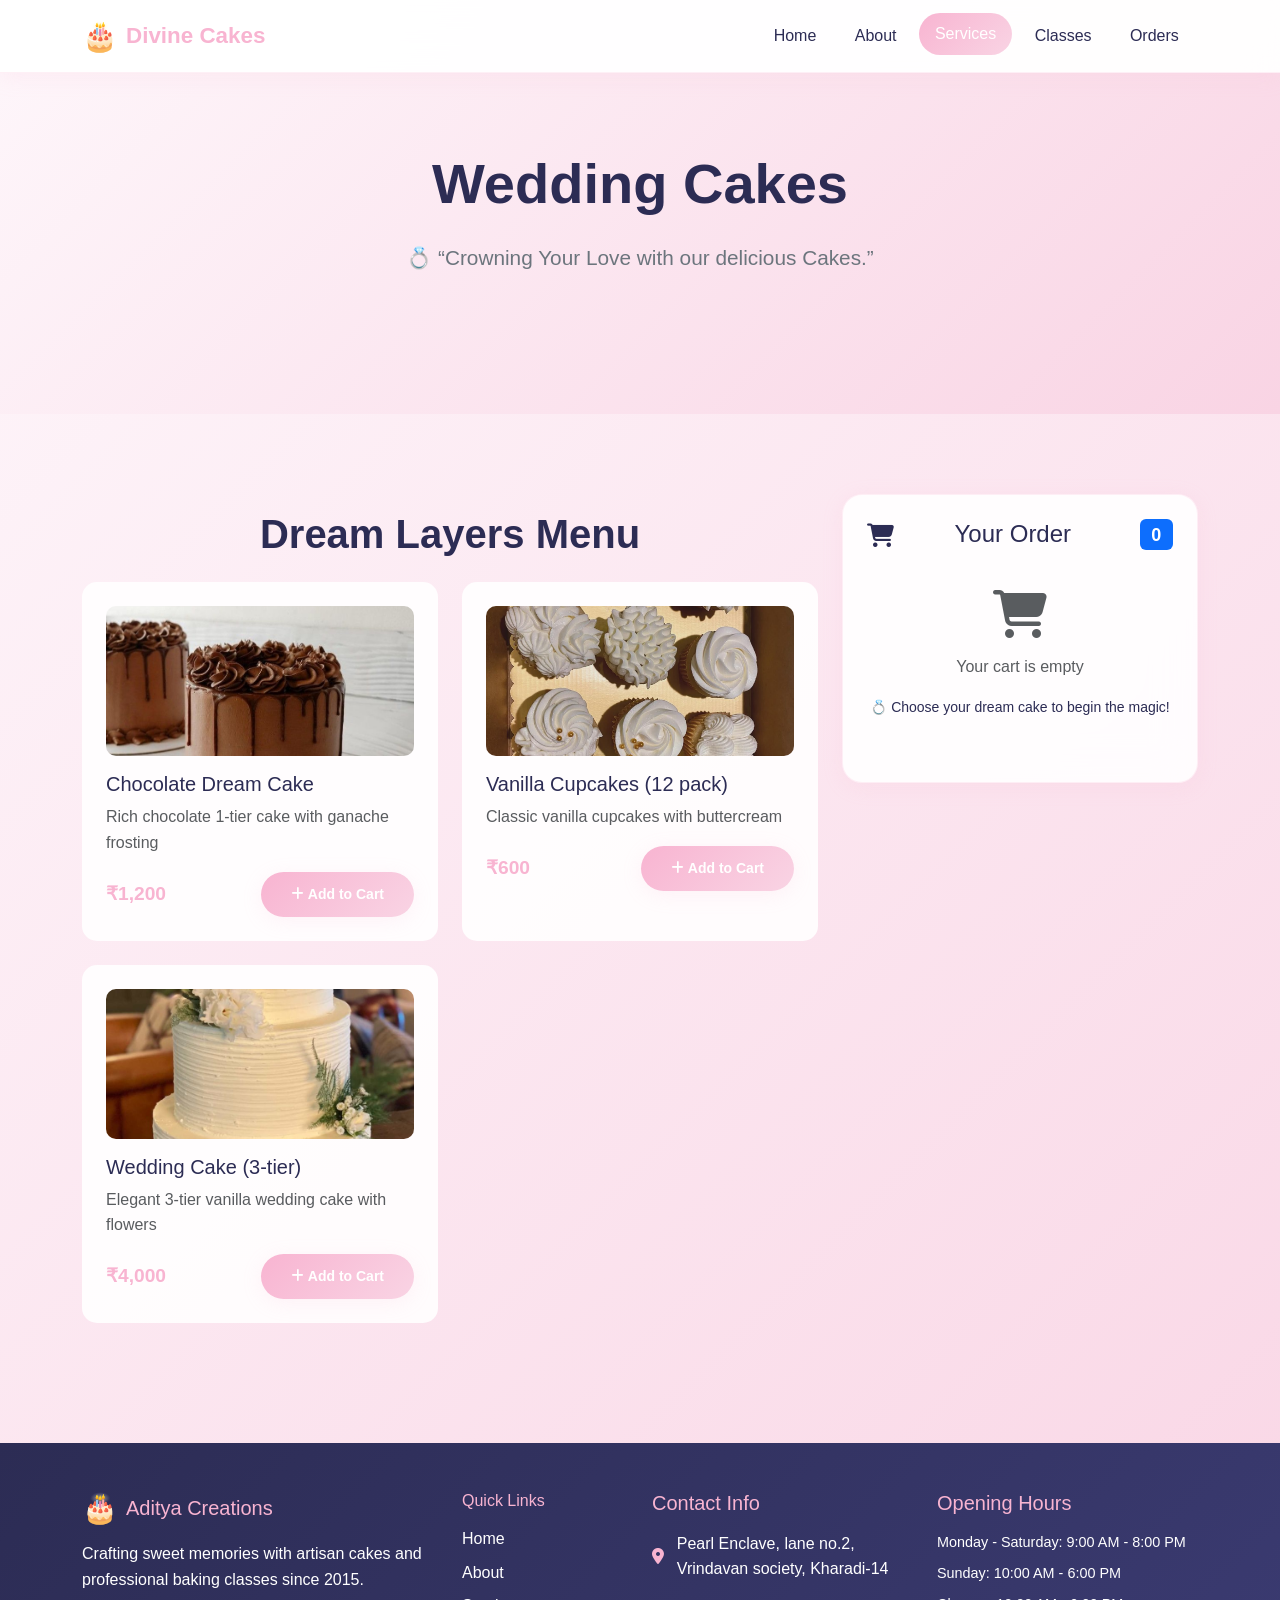
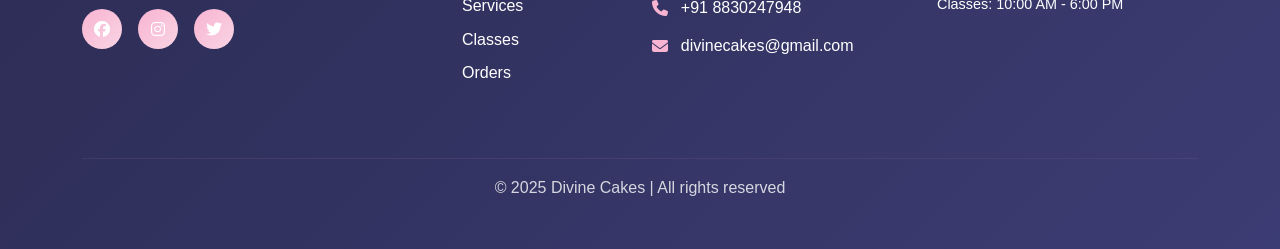
<file: wedding.html>
<!DOCTYPE html>
<html lang="en">
<head>
    <meta charset="UTF-8">
    <meta name="viewport" content="width=device-width, initial-scale=1.0">
    <title>Divine Cakes</title>
    <meta name="description" content="Order custom cakes, cupcakes, and pastries from Aditya Creations. Browse our menu and place orders for pickup or delivery.">
    
    <!-- Bootstrap CSS -->
    <link href="https://cdn.jsdelivr.net/npm/bootstrap@5.3.2/dist/css/bootstrap.min.css" rel="stylesheet">
    <!-- Font Awesome -->
    <link rel="stylesheet" href="https://cdnjs.cloudflare.com/ajax/libs/font-awesome/6.4.0/css/all.min.css">
    <!-- Custom CSS -->
    <link rel="stylesheet" href="assets/css/custom.css">
</head>
<body>
    <!-- Header -->
    <header class="navbar navbar-expand-lg fixed-top glass-nav">
        <div class="container">
            <a class="navbar-brand" href="index.html">
                <span class="brand-icon">🎂</span>
                <span class="brand-text">Divine Cakes</span>
            </a>
            <button class="navbar-toggler" type="button" data-bs-toggle="collapse" data-bs-target="#navbarNav">
                <span class="navbar-toggler-icon"></span>
            </button>
            <div class="collapse navbar-collapse" id="navbarNav">
                <ul class="navbar-nav ms-auto">
                    <li class="nav-item">
                        <a class="nav-link" href="index.html">Home</a>
                    </li>
                    <li class="nav-item">
                        <a class="nav-link" href="index.html#about">About</a>
                    </li>
                    <li class="nav-item">
                        <a class="nav-link active" href="index.html#services">Services</a>
                    </li>
                    <li class="nav-item">
                        <a class="nav-link" href="tutorials.html">Classes</a>
                    </li>
                    <li class="nav-item">
                        <a class="nav-link" href="booking.html">Orders</a>
                    </li>
                </ul>
            </div>
        </div>
    </header>

    <!-- Orders Hero -->
    <section class="orders-hero">
        <div class="container">
            <div class="row">
                <div class="col-12 text-center">
                    <h1 class="hero-title">Wedding Cakes</h1>
                    <p class="hero-subtitle">💍 “Crowning Your Love with our delicious Cakes.”</p>
                </div>
            </div>
        </div>
    </section>

    <!-- Orders Content -->
    <section class="orders-content py-5">
        <div class="container">
            <div class="row">
                <div class="col-lg-8">
                    <!-- Cake Menu -->
                    <div class="cake-menu mb-5">
                        <h3 class="section-title mb-4">Dream Layers Menu</h3>
                        <div class="row" id="cakeGrid">
                            <!-- Cakes will be dynamically loaded here -->
                        </div>
                    </div>
                </div>
                
                <div class="col-lg-4">
                    <!-- Shopping Cart -->
                    <div class="cart-section glass-card sticky-top">
                        <h4 class="cart-title">
                            <i class="fas fa-shopping-cart"></i>
                            Your Order
                            <span class="badge bg-primary ms-2" id="cartCount">0</span>
                        </h4>
                        <div id="cartItems">
                            <div class="empty-cart text-center py-4">
                                <i class="fas fa-shopping-cart fa-3x text-muted mb-3"></i>
                                <p class="text-muted">Your cart is empty</p>
                                <p class="small">💍 Choose your dream cake to begin the magic! </p>
                            </div>
                        </div>
                        <div class="cart-total" id="cartTotal" style="display: none;">
                            <div class="total-row">
                                <span>Subtotal:</span>
                                <span id="subtotal">Rs 0.00</span>
                            </div>
                            <div class="total-row">
                                <span>Tax (8.5%):</span>
                                <span id="tax">Rs 0.00</span>
                            </div>
                            <div class="total-row total-final">
                                <strong>
                                    <span>Total:</span>
                                    <span id="finalTotal">Rs 0.00</span>
                                </strong>
                            </div>
                            <button class="btn btn-primary w-100 mt-3" id="checkoutBtn">Proceed to Checkout</button>
                        </div>
                    </div>
                </div>
            </div>
        </div>
    </section>

    <!-- Checkout Modal -->
    <div class="modal fade" id="checkoutModal" tabindex="-1">
        <div class="modal-dialog modal-lg">
            <div class="modal-content">
                <div class="modal-header">
                    <h5 class="modal-title">Checkout</h5>
                    <button type="button" class="btn-close" data-bs-dismiss="modal"></button>
                </div>
                <div class="modal-body">
                    <form id="checkoutForm">
                        <div class="row">
                            <div class="col-md-6">
                                <h6 class="mb-3">Customer Information</h6>
                                <div class="mb-3">
                                    <label class="form-label">Full Name *</label>
                                    <input type="text" class="form-control" id="customerName" required>
                                </div>
                                <div class="mb-3">
                                    <label class="form-label">Email Address *</label>
                                    <input type="email" class="form-control" id="customerEmail" required>
                                </div>
                                <div class="mb-3">
                                    <label class="form-label">Phone Number *</label>
                                    <input type="tel" class="form-control" id="customerPhone" required>
                                </div>
                            </div>
                            <div class="col-md-6">
                                <h6 class="mb-3">Order Details</h6>
                                <div class="mb-3">
                                    <label class="form-label">Order Type *</label>
                                    <select class="form-select" id="orderType" required>
                                        <option value="">Select order type</option>
                                        <option value="pickup">Pickup</option>
                                        <option value="delivery">Delivery</option>
                                    </select>
                                </div>
                                <div class="mb-3">
                                    <label class="form-label">Preferred Date *</label>
                                    <input type="date" class="form-control" id="preferredDate" required>
                                </div>
                                <div class="mb-3">
                                    <label class="form-label">Special Instructions</label>
                                    <textarea class="form-control" id="specialInstructions" rows="3"></textarea>
                                </div>
                            </div>
                        </div>
                        <div class="delivery-address" id="deliveryAddress" style="display: none;">
                            <h6 class="mb-3">Delivery Address</h6>
                            <div class="row">
                                <div class="col-12 mb-3">
                                    <label class="form-label">Street Address *</label>
                                    <input type="text" class="form-control" id="streetAddress">
                                </div>
                                <div class="col-md-6 mb-3">
                                    <label class="form-label">City *</label>
                                    <input type="text" class="form-control" id="city">
                                </div>
                                <div class="col-md-3 mb-3">
                                    <label class="form-label">State *</label>
                                    <input type="text" class="form-control" id="state">
                                </div>
                                <div class="col-md-3 mb-3">
                                    <label class="form-label">ZIP Code *</label>
                                    <input type="text" class="form-control" id="zipCode">
                                </div>
                            </div>
                        </div>
                    </form>
                </div>
                <div class="modal-footer">
                    <div class="me-auto">
                        <strong>Total: <span id="modalTotal">Rs 0.00</span></strong>
                    </div>
                    <button type="button" class="btn btn-secondary" data-bs-dismiss="modal">Cancel</button>
                    <button type="button" class="btn btn-primary" id="submitOrder">Place Order</button>
                </div>
            </div>
        </div>
    </div>

    <!-- Footer -->
    <footer class="footer py-5">
        <div class="container">
            <div class="row">
                <div class="col-lg-4 col-md-6 mb-4">
                    <div class="footer-section">
                        <h5 class="footer-title">
                            <span class="brand-icon">🎂</span>
                            Aditya Creations
                        </h5>
                        <p>Crafting sweet memories with artisan cakes and professional baking classes since 2015.</p>
                        <div class="social-links">
                            <a href="#" class="social-link"><i class="fab fa-facebook"></i></a>
                            <a href="https://www.instagram.com/pratibha_divinecakes?utm_source=qr&igsh=MTYwNDN6cTF1bjdnOA==" class="social-link"><i class="fab fa-instagram"></i></a>
                            <a href="#" class="social-link"><i class="fab fa-twitter"></i></a>
                        </div>
                    </div>
                </div>
                <div class="col-lg-2 col-md-6 mb-4">
                    <div class="footer-section">
                        <h6 class="footer-title">Quick Links</h6>
                        <ul class="footer-links">
                            <li><a href="index.html">Home</a></li>
                            <li><a href="index.html#about">About</a></li>
                            <li><a href="index.html#services">Services</a></li>
                            <li><a href="tutorials.html">Classes</a></li>
                            <li><a href="booking.html">Orders</a></li>
                        </ul>
                    </div>
                </div>
                <div class="col-lg-3 col-md-6">
                    <h5 class="footer-title">Contact Info</h5>
                    <ul class="contact-info">
                        <li><i class="fas fa-map-marker-alt"></i> Pearl Enclave, lane no.2, Vrindavan society, Kharadi-14</li>
                        <li><i class="fas fa-phone"></i> +91 8830247948</li>
                        <li><i class="fas fa-envelope"></i> divinecakes@gmail.com</li>
                    </ul>
                </div>
                
                <div class="col-lg-3 col-md-6">
                    <h5 class="footer-title">Opening Hours</h5>
                    <ul class="opening-hours">
                        <li>Monday - Saturday: 9:00 AM - 8:00 PM</li>
                        <li>Sunday: 10:00 AM - 6:00 PM</li>
                        <li>Classes: 10:00 AM - 6:00 PM</li>
                    </ul>
                </div>
            </div>
            
            <hr class="footer-divider">
            
            <div class="row">
                <div class="col-12 text-center">
                    <p class="copyright">© 2025 Divine Cakes | All rights reserved</p>
                </div>
            </div>
        </div>
    </footer>

    <!-- jQuery -->
    <script src="https://code.jquery.com/jquery-3.7.1.min.js"></script>
    <!-- Bootstrap JS -->
    <script src="https://cdn.jsdelivr.net/npm/bootstrap@5.3.2/dist/js/bootstrap.bundle.min.js"></script>
    <!-- Custom JS -->
    <script src="assets/js/main.js"></script>
    <script src="assets/js/components.js"></script>
</body>

</html>
</file>
<file: assets/css/custom.css>
/* Aditya Creations - Custom CSS with Pastel Pink Theme */

:root {
    /* Pastel Pink Color Palette */
    --primary-pink: #f8b4d1;
    --secondary-pink: #f9d4e4;
    --accent-pink: #e8a4c7;
    --light-pink: #fef7fb;
    --dark-pink: #d194b5;
    --gold: #f4c842;
    --white: #ffffff;
    --dark: #2c2c54;
    --gray-light: #f8f9fa;
    --gray-medium: #6c757d;
    
    /* Gradients */
    --gradient-primary: linear-gradient(135deg, var(--primary-pink), var(--secondary-pink));
    --gradient-gold: linear-gradient(135deg, var(--gold), #f6d55c);
    --gradient-hero: linear-gradient(135deg, var(--light-pink), var(--secondary-pink));
    --gradient-warm: linear-gradient(135deg, var(--light-pink), var(--primary-pink));
    
    /* Shadows */
    --shadow-soft: 0 4px 20px rgba(248, 180, 209, 0.15);
    --shadow-magical: 0 15px 35px rgba(248, 180, 209, 0.3);
    --shadow-elegant: 0 8px 30px rgba(44, 44, 84, 0.1);
    
    /* Transitions */
    --transition-smooth: all 0.3s cubic-bezier(0.4, 0, 0.2, 1);
    --transition-elegant: all 0.4s cubic-bezier(0.25, 0.46, 0.45, 0.94);
}

* {
    box-sizing: border-box;
}

body {
    font-family: 'Segoe UI', Tahoma, Geneva, Verdana, sans-serif;
    background: var(--gradient-hero);
    color: var(--dark);
    line-height: 1.6;
    overflow-x: hidden;
}

/* Loading Screen Styles */
.loading-screen {
    position: fixed;
    top: 0;
    left: 0;
    width: 100%;
    height: 100%;
    background: var(--gradient-hero);
    display: flex;
    align-items: center;
    justify-content: center;
    z-index: 9999;
    transition: opacity 1s ease-out;
}

.loading-content {
    text-align: center;
    position: relative;
    z-index: 10;
}

.cake-icon {
    position: relative;
    margin-bottom: 2rem;
}

.cake-wrapper {
    width: 120px;
    height: 120px;
    margin: 0 auto;
    background: var(--gradient-primary);
    border-radius: 50%;
    display: flex;
    align-items: center;
    justify-content: center;
    font-size: 3rem;
    animation: rotateGlow 3s linear infinite;
    box-shadow: var(--shadow-magical);
}

.brand-name {
    font-size: 3rem;
    font-weight: bold;
    color: var(--primary-pink);
    margin-bottom: 0.5rem;
    animation: shimmerText 2s ease-in-out infinite;
    text-shadow: 0 2px 8px rgba(248, 180, 209, 0.3);
}

.brand-tagline {
    font-size: 1.2rem;
    color: var(--gray-medium);
    margin-bottom: 3rem;
    animation: fadeInUp 1s ease-out 0.3s both;
}

.progress-container {
    width: 300px;
    margin: 0 auto 2rem;
    animation: fadeInUp 1s ease-out 0.6s both;
}

.progress {
    height: 8px;
    background: rgba(255, 255, 255, 0.3);
    border-radius: 20px;
    overflow: hidden;
    margin-bottom: 1rem;
}

.progress-bar {
    height: 100%;
    background: var(--gradient-gold);
    border-radius: 20px;
    transition: width 0.3s ease;
    box-shadow: 0 0 20px rgba(244, 200, 66, 0.6);
    animation: shimmer 2s ease-in-out infinite;
}

.progress-text {
    text-align: center;
    color: var(--primary-pink);
    font-weight: 600;
}

.loading-text {
    display: flex;
    align-items: center;
    justify-content: center;
    gap: 0.5rem;
    color: var(--primary-pink);
    font-weight: 500;
    animation: fadeInUp 1s ease-out 0.9s both;
}

.dots {
    display: flex;
    gap: 0.3rem;
}

.dot {
    width: 8px;
    height: 8px;
    background: var(--primary-pink);
    border-radius: 50%;
    animation: bounce 1.4s ease-in-out infinite both;
}

.dot:nth-child(1) { animation-delay: -0.32s; }
.dot:nth-child(2) { animation-delay: -0.16s; }

.sparkles {
    position: absolute;
    top: 0;
    left: 0;
    width: 100%;
    height: 100%;
    pointer-events: none;
}

.sparkle {
    position: absolute;
    width: 8px;
    height: 8px;
    background: var(--gold);
    border-radius: 50%;
    animation: sparkleFloat 3s ease-in-out infinite;
}

.sparkle:nth-child(1) { top: 20%; left: 15%; animation-delay: 0s; }
.sparkle:nth-child(2) { top: 30%; right: 20%; animation-delay: 0.5s; }
.sparkle:nth-child(3) { bottom: 25%; left: 25%; animation-delay: 1s; }
.sparkle:nth-child(4) { bottom: 35%; right: 15%; animation-delay: 1.5s; }
.sparkle:nth-child(5) { top: 50%; left: 10%; animation-delay: 2s; }
.sparkle:nth-child(6) { top: 60%; right: 10%; animation-delay: 2.5s; }

/* Navigation Styles */
.glass-nav {
    background: rgba(255, 255, 255, 0.95);
    backdrop-filter: blur(20px);
    box-shadow: var(--shadow-soft);
    border-bottom: 1px solid rgba(248, 180, 209, 0.2);
}

.navbar-brand {
    display: flex;
    align-items: center;
    font-weight: bold;
    color: var(--primary-pink) !important;
    text-decoration: none;
}

.brand-icon {
    font-size: 1.8rem;
    margin-right: 0.5rem;
}

.brand-text {
    font-size: 1.4rem;
}

.nav-link {
    color: var(--dark) !important;
    font-weight: 500;
    padding: 0.5rem 1rem !important;
    margin: 0 0.2rem;
    border-radius: 25px;
    transition: var(--transition-smooth);
}

.nav-link:hover,
.nav-link.active {
    color: var(--white) !important;
    background: var(--gradient-primary);
    transform: translateY(-2px);
}

/* Hero Section */
.hero-section {
    min-height: 100vh;
    display: flex;
    align-items: center;
    position: relative;
    overflow: hidden;
}

.hero-background {
    position: absolute;
    top: 0;
    left: 0;
    width: 100%;
    height: 100%;
    background: var(--gradient-hero);
    z-index: -1;
}

.hero-title {
    font-size: 3.5rem;
    font-weight: bold;
    color: var(--dark);
    margin-bottom: 1.5rem;
    animation: fadeInUp 1s ease-out;
}

.gradient-text {
    background: var(--gradient-primary);
    -webkit-background-clip: text;
    -webkit-text-fill-color: transparent;
    background-clip: text;
}

.hero-subtitle {
    font-size: 1.3rem;
    color: var(--gray-medium);
    margin-bottom: 2.5rem;
    animation: fadeInUp 1s ease-out 0.2s both;
}

.hero-buttons {
    animation: fadeInUp 1s ease-out 0.4s both;
}

.floating-image {
    border-radius: 20px;
    box-shadow: var(--shadow-magical);
    animation: float 4s ease-in-out infinite;
}

/* Section Styles */
.section-title {
    font-size: 2.5rem;
    font-weight: bold;
    color: var(--dark);
    text-align: center;
    margin-bottom: 1rem;
    margin-top: 0;
    padding-top: 1rem;
}
/* Flavors Section Specific */
#flavors .section-title {
    margin-top: 2rem;
    padding-top: 2rem;
}

.section-subtitle {
    font-size: 1.2rem;
    color: var(--gray-medium);
    text-align: center;
    margin-bottom: 3rem;
}

/* Glass Card Effect */
.glass-card {
    background: rgba(255, 255, 255, 0.9);
    backdrop-filter: blur(20px);
    border: 1px solid rgba(248, 180, 209, 0.2);
    border-radius: 20px;
    box-shadow: var(--shadow-soft);
    transition: var(--transition-elegant);
    overflow: hidden;
}

.glass-card:hover {
    transform: translateY(-10px);
    box-shadow: var(--shadow-magical);
}

/* Button Styles */
.btn-primary {
    background: var(--gradient-primary);
    border: none;
    border-radius: 25px;
    padding: 12px 30px;
    font-weight: 600;
    transition: var(--transition-smooth);
    box-shadow: var(--shadow-soft);
}

.btn-primary:hover {
    transform: translateY(-3px);
    box-shadow: var(--shadow-magical);
    background: var(--gradient-warm);
}

.btn-outline-primary {
    border: 2px solid var(--primary-pink);
    color: var(--primary-pink);
    background: transparent;
    border-radius: 25px;
    padding: 10px 28px;
    font-weight: 600;
    transition: var(--transition-smooth);
}

.btn-outline-primary:hover {
    background: var(--gradient-primary);
    color: var(--white);
    transform: translateY(-3px);
    box-shadow: var(--shadow-soft);
}

/* About Section */
.about-section {
    background: rgba(255, 255, 255, 0.5);
}

.stats-grid {
    display: grid;
    grid-template-columns: repeat(3, 1fr);
    gap: 2rem;
    margin-top: 2rem;
}

.stat-item {
    text-align: center;
    padding: 1.5rem;
    background: rgba(255, 255, 255, 0.7);
    border-radius: 15px;
    transition: var(--transition-smooth);
}

.stat-item:hover {
    transform: translateY(-5px);
    box-shadow: var(--shadow-soft);
}

.stat-item h4 {
    font-size: 2rem;
    font-weight: bold;
    color: var(--primary-pink);
    margin-bottom: 0.5rem;
}

/* Service Cards */
.service-card {
    padding: 2rem;
    text-align: center;
    height: 100%;
}

.service-icon {
    width: 80px;
    height: 80px;
    margin: 0 auto 1.5rem;
    background: var(--gradient-primary);
    border-radius: 50%;
    display: flex;
    align-items: center;
    justify-content: center;
    font-size: 2rem;
    color: var(--white);
}

.service-card h4 {
    color: var(--dark);
    margin-bottom: 1rem;
}

/* Feedback Section */
.feedback-section {
    background: rgba(255, 255, 255, 0.3);
}

/* Contact Section */
.contact-section {
    background: linear-gradient(135deg, #fdf2f8 0%, #fce7f3 50%, #f3e8ff 100%);
    position: relative;
}

.contact-section::before {
    content: '';
    position: absolute;
    top: 0;
    left: 0;
    right: 0;
    bottom: 0;
    background: radial-gradient(circle at 20% 20%, rgba(236, 72, 153, 0.1) 0%, transparent 50%),
                radial-gradient(circle at 80% 80%, rgba(168, 85, 247, 0.1) 0%, transparent 50%);
    pointer-events: none;
}

.contact-form-container {
    backdrop-filter: blur(10px);
    background: rgba(255, 255, 255, 0.9);
    border: 1px solid rgba(255, 255, 255, 0.3);
    box-shadow: 0 20px 40px rgba(236, 72, 153, 0.1);
    transition: all 0.4s ease;
    animation: fadeInUp 0.8s ease-out;
}

.contact-form-container:hover {
    transform: translateY(-5px);
    box-shadow: 0 30px 60px rgba(236, 72, 153, 0.15);
}

.contact-form .form-label {
    font-weight: 600;
    color: var(--primary-dark);
    margin-bottom: 0.5rem;
}

.contact-form .form-control,
.contact-form .form-select {
    border: 2px solid rgba(236, 72, 153, 0.2);
    border-radius: 12px;
    padding: 0.75rem 1rem;
    transition: all 0.3s ease;
    background: rgba(255, 255, 255, 0.8);
}

.contact-form .form-control:focus,
.contact-form .form-select:focus {
    border-color: var(--primary-pink);
    box-shadow: 0 0 0 0.25rem rgba(236, 72, 153, 0.25);
    background: rgba(255, 255, 255, 1);
    transform: translateY(-2px);
}

.contact-form .form-control.is-valid,
.contact-form .form-select.is-valid {
    border-color: #28a745;
    background-image: none;
}

.contact-form .form-control.is-invalid,
.contact-form .form-select.is-invalid {
    border-color: #dc3545;
    background-image: none;
}

.contact-form .form-check-input {
    border: 2px solid rgba(236, 72, 153, 0.3);
    border-radius: 6px;
}

.contact-form .form-check-input:checked {
    background-color: var(--primary-pink);
    border-color: var(--primary-pink);
}

.contact-form .btn-primary {
    background: linear-gradient(135deg, var(--primary-pink) 0%, var(--secondary-pink) 100%);
    border: none;
    border-radius: 25px;
    padding: 0.75rem 2rem;
    font-weight: 600;
    text-transform: uppercase;
    letter-spacing: 1px;
    transition: all 0.3s ease;
    position: relative;
    overflow: hidden;
}

.contact-form .btn-primary::before {
    content: '';
    position: absolute;
    top: 0;
    left: -100%;
    width: 100%;
    height: 100%;
    background: linear-gradient(90deg, transparent, rgba(255, 255, 255, 0.3), transparent);
    transition: left 0.5s ease;
}

.contact-form .btn-primary:hover::before {
    left: 100%;
}

.contact-form .btn-primary:hover {
    transform: translateY(-3px);
    box-shadow: 0 15px 30px rgba(236, 72, 153, 0.4);
}

.contact-form textarea {
    resize: vertical;
    min-height: 120px;
}

/* Form animations */
@keyframes fadeInUp {
    from {
        opacity: 0;
        transform: translateY(30px);
    }
    to {
        opacity: 1;
        transform: translateY(0);
    }
}

.feedback-card {
    padding: 3rem 2rem;
    margin: 0 1rem;
}

.stars {
    color: var(--gold);
    margin-bottom: 1.5rem;
    font-size: 1.2rem;
}

.feedback-card p {
    font-style: italic;
    font-size: 1.1rem;
    margin-bottom: 2rem;
    color: var(--dark);
}

.customer-info h5 {
    color: var(--primary-pink);
    margin-bottom: 0.3rem;
}

.customer-info span {
    color: var(--gray-medium);
    font-size: 0.9rem;
}


/* Classes Page */
.classes-hero,
.orders-hero {
    padding: 150px 0 100px;
    background: var(--gradient-hero);
    text-align: center;
}

.class-card {
    height: 100%;
    overflow: hidden;
}

.class-image {
    height: 200px;
    overflow: hidden;
}

.class-image img {
    width: 100%;
    height: 100%;
    object-fit: cover;
    transition: var(--transition-smooth);
}

.class-card:hover .class-image img {
    transform: scale(1.1);
}

.class-info {
    padding: 1.5rem;
}

.class-description {
    color: var(--gray-medium);
    margin-bottom: 1.5rem;
}

.class-details {
    margin-bottom: 1.5rem;
}

.detail-item {
    display: flex;
    align-items: center;
    margin-bottom: 0.5rem;
    color: var(--gray-medium);
    font-size: 0.9rem;
}

.detail-item i {
    color: var(--primary-pink);
    margin-right: 0.5rem;
    width: 16px;
}

/* Orders Page */
.orders-content {
    padding-top: 120px; /* Account for fixed navbar */
    min-height: 100vh;
}

.orders-content .container {
    padding-top: 2rem;
}

.cake-menu-item {
    margin-bottom: 2rem;
}

.cake-item {
    background: rgba(255, 255, 255, 0.9);
    border-radius: 15px;
    padding: 1.5rem;
    transition: var(--transition-smooth);
    height: 100%;
}

.cake-item:hover {
    transform: translateY(-5px);
    box-shadow: var(--shadow-soft);
}

.cake-image {
    height: 150px;
    overflow: hidden;
    border-radius: 10px;
    margin-bottom: 1rem;
}

.cake-image img {
    width: 100%;
    height: 100%;
    object-fit: cover;
}

.cake-price {
    color: var(--primary-pink);
    font-weight: bold;
    font-size: 1.2rem;
}

/* Cart Styles */
.cart-section {
    padding: 1.5rem;
    position: sticky;
    top: 100px;
}

.cart-title {
    color: var(--dark);
    margin-bottom: 1rem;
    display: flex;
    align-items: center;
    justify-content: space-between;
}

.cart-item {
    display: flex;
    align-items: center;
    padding: 1rem 0;
    border-bottom: 1px solid rgba(248, 180, 209, 0.2);
}

.cart-item-image {
    width: 60px;
    height: 60px;
    border-radius: 8px;
    margin-right: 1rem;
    object-fit: cover;
}

.cart-item-info {
    flex: 1;
}

.cart-item-name {
    font-weight: 600;
    color: var(--dark);
    margin-bottom: 0.2rem;
}

.cart-item-price {
    color: var(--primary-pink);
    font-weight: bold;
}

.quantity-controls {
    display: flex;
    align-items: center;
    gap: 0.5rem;
    margin-top: 0.5rem;
}

.quantity-btn {
    width: 30px;
    height: 30px;
    border: 1px solid var(--primary-pink);
    background: transparent;
    color: var(--primary-pink);
    border-radius: 50%;
    display: flex;
    align-items: center;
    justify-content: center;
    cursor: pointer;
    transition: var(--transition-smooth);
}

.quantity-btn:hover {
    background: var(--primary-pink);
    color: var(--white);
}

.cart-total {
    margin-top: 1rem;
    padding-top: 1rem;
    border-top: 2px solid rgba(248, 180, 209, 0.3);
}

.total-row {
    display: flex;
    justify-content: space-between;
    margin-bottom: 0.5rem;
}

.total-final {
    font-size: 1.2rem;
    padding-top: 0.5rem;
    border-top: 1px solid rgba(248, 180, 209, 0.3);
}

/* Footer */
.footer {
    background: linear-gradient(135deg, var(--dark), #3c3c74);
    color: var(--white);
}

.footer-title {
    color: var(--primary-pink);
    margin-bottom: 1rem;
    display: flex;
    align-items: center;
}

.footer-links {
    list-style: none;
    padding: 0;
}

.footer-links li {
    margin-bottom: 0.5rem;
}

.footer-links a {
    color: var(--white);
    text-decoration: none;
    transition: var(--transition-smooth);
}

.footer-links a:hover {
    color: var(--primary-pink);
}

.contact-info {
    list-style: none;
    padding: 0;
}

.contact-info li {
    display: flex;
    align-items: center;
    margin-bottom: 0.8rem;
}

.contact-info i {
    color: var(--primary-pink);
    margin-right: 0.8rem;
    width: 16px;
}

.opening-hours {
    list-style: none;
    padding: 0;
}

.opening-hours li {
    margin-bottom: 0.5rem;
    font-size: 0.9rem;
}

.social-links {
    display: flex;
    gap: 1rem;
    margin-top: 1rem;
}

.social-link {
    width: 40px;
    height: 40px;
    background: var(--gradient-primary);
    border-radius: 50%;
    display: flex;
    align-items: center;
    justify-content: center;
    color: var(--white);
    text-decoration: none;
    transition: var(--transition-smooth);
}

.social-link:hover {
    transform: translateY(-3px);
    box-shadow: var(--shadow-soft);
    color: var(--white);
}

.footer-divider {
    border-color: rgba(248, 180, 209, 0.3);
    margin: 2rem 0 1rem;
}

.copyright {
    color: rgba(255, 255, 255, 0.8);
    margin: 0;
}

/* Animations */
@keyframes fadeInUp {
    from {
        opacity: 0;
        transform: translateY(30px);
    }
    to {
        opacity: 1;
        transform: translateY(0);
    }
}

@keyframes float {
    0%, 100% {
        transform: translateY(0);
    }
    50% {
        transform: translateY(-20px);
    }
}

@keyframes rotateGlow {
    0% {
        transform: rotate(0deg);
        box-shadow: var(--shadow-magical);
    }
    50% {
        transform: rotate(180deg);
        box-shadow: 0 0 40px rgba(248, 180, 209, 0.8);
    }
    100% {
        transform: rotate(360deg);
        box-shadow: var(--shadow-magical);
    }
}

@keyframes shimmerText {
    0% {
        text-shadow: 0 2px 8px rgba(248, 180, 209, 0.3);
    }
    50% {
        text-shadow: 0 2px 20px rgba(248, 180, 209, 0.6);
    }
    100% {
        text-shadow: 0 2px 8px rgba(248, 180, 209, 0.3);
    }
}

@keyframes shimmer {
    0% {
        background-position: -200% center;
    }
    100% {
        background-position: 200% center;
    }
}

@keyframes bounce {
    0%, 80%, 100% {
        transform: scale(0);
    }
    40% {
        transform: scale(1);
    }
}

@keyframes sparkleFloat {
    0%, 100% {
        transform: translateY(0) scale(1);
        opacity: 1;
    }
    50% {
        transform: translateY(-20px) scale(1.2);
        opacity: 0.8;
    }
}
/* Success Modal Styles */
.success-icon {
    width: 80px;
    height: 80px;
    margin: 0 auto;
    background: var(--gradient-primary);
    border-radius: 50%;
    display: flex;
    align-items: center;
    justify-content: center;
    font-size: 2.5rem;
    color: var(--white);
    animation: successPulse 1s ease-in-out;
}

.success-icon i {
    animation: successBounce 0.6s ease-out 0.3s both;
}

@keyframes successPulse {
    0% {
        transform: scale(0.8);
        opacity: 0;
    }
    50% {
        transform: scale(1.1);
    }
    100% {
        transform: scale(1);
        opacity: 1;
    }
}

@keyframes successBounce {
    0% {
        transform: scale(0);
    }
    50% {
        transform: scale(1.2);
    }
    100% {
        transform: scale(1);
    }
}

/* Responsive Design */
@media (max-width: 768px) {
    .hero-title {
        font-size: 2.5rem;
    }
    
    .hero-subtitle {
        font-size: 1.1rem;
    }
    
    .stats-grid {
        grid-template-columns: 1fr;
        gap: 1rem;
    }
    
    .progress-container {
        width: 250px;
    }
    
    .brand-name {
        font-size: 2rem;
    }
    
    .cart-section {
        position: static;
        margin-top: 2rem;
    }
}

@media (max-width: 576px) {
    .hero-title {
        font-size: 2rem;
    }
    
    .section-title {
        font-size: 2rem;
    }
    
    .hero-buttons .btn {
        width: 100%;
        margin-bottom: 1rem;
    }
}
</file>
